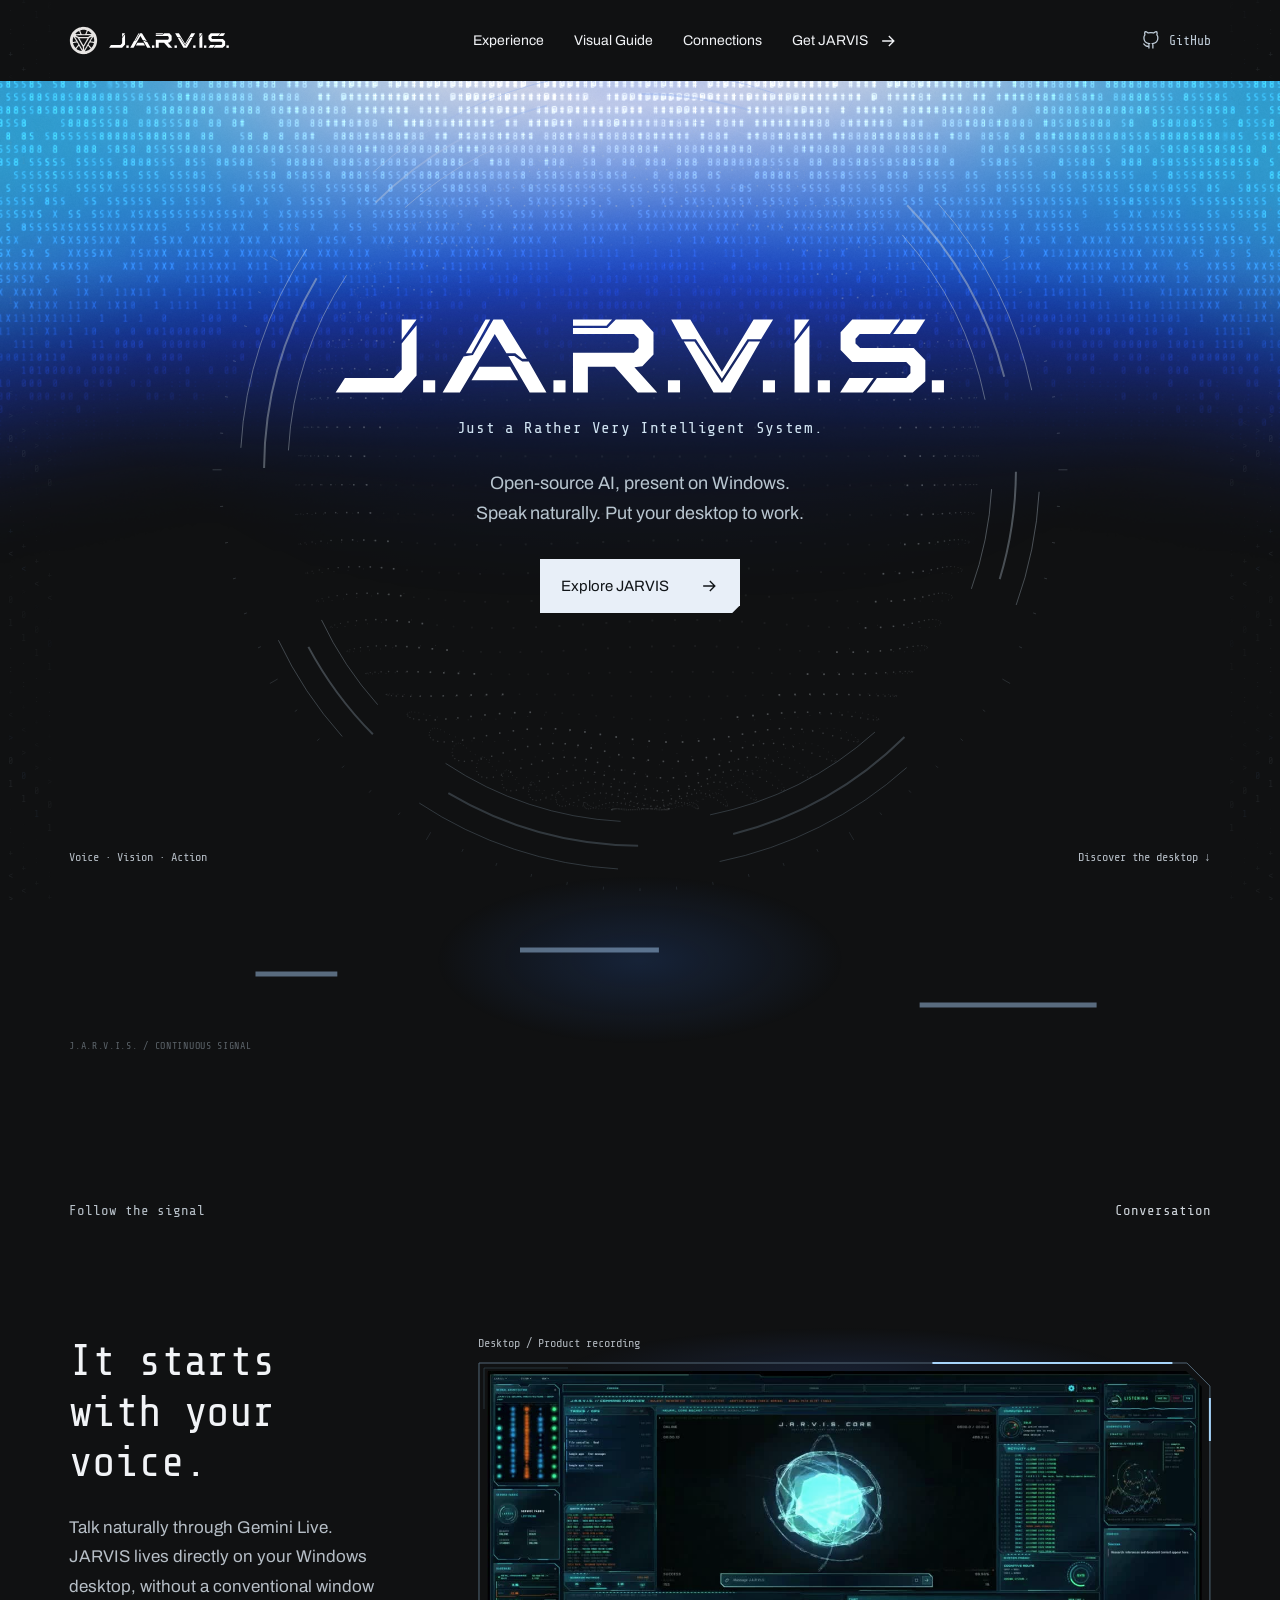
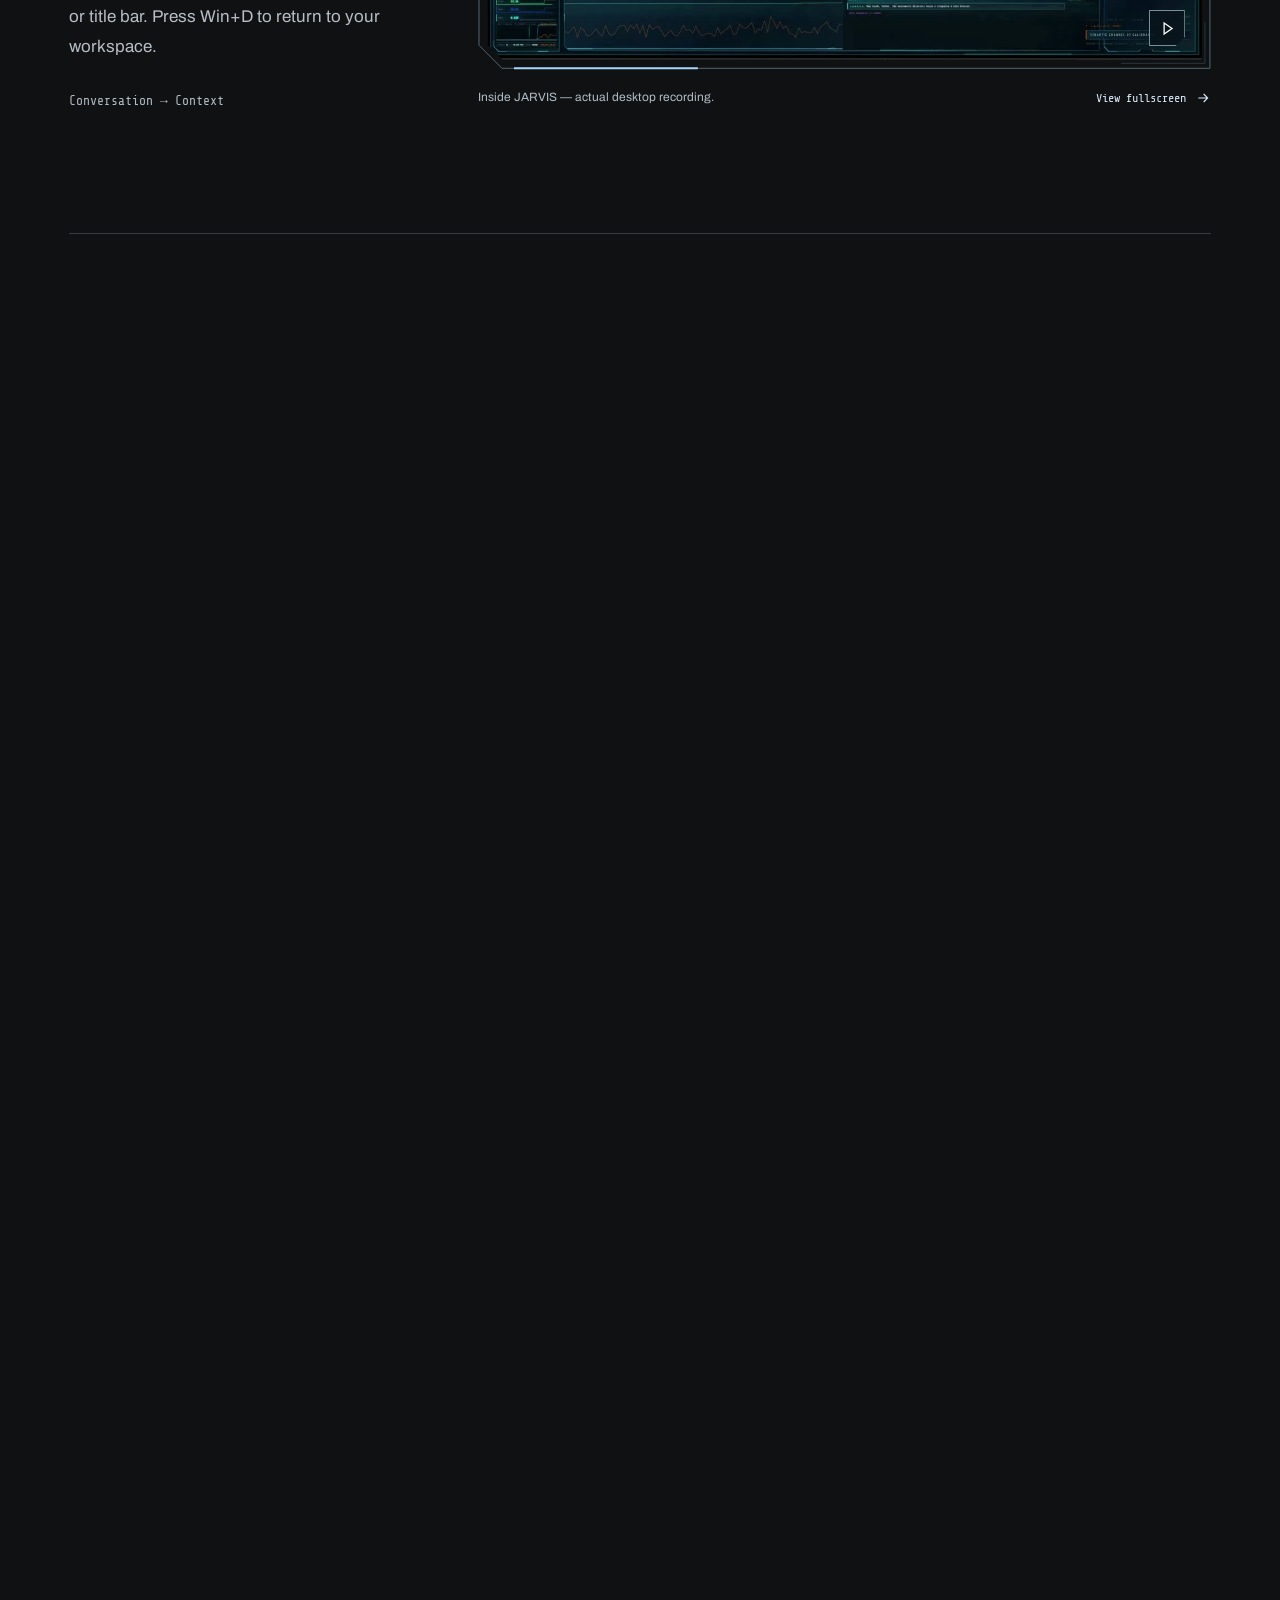
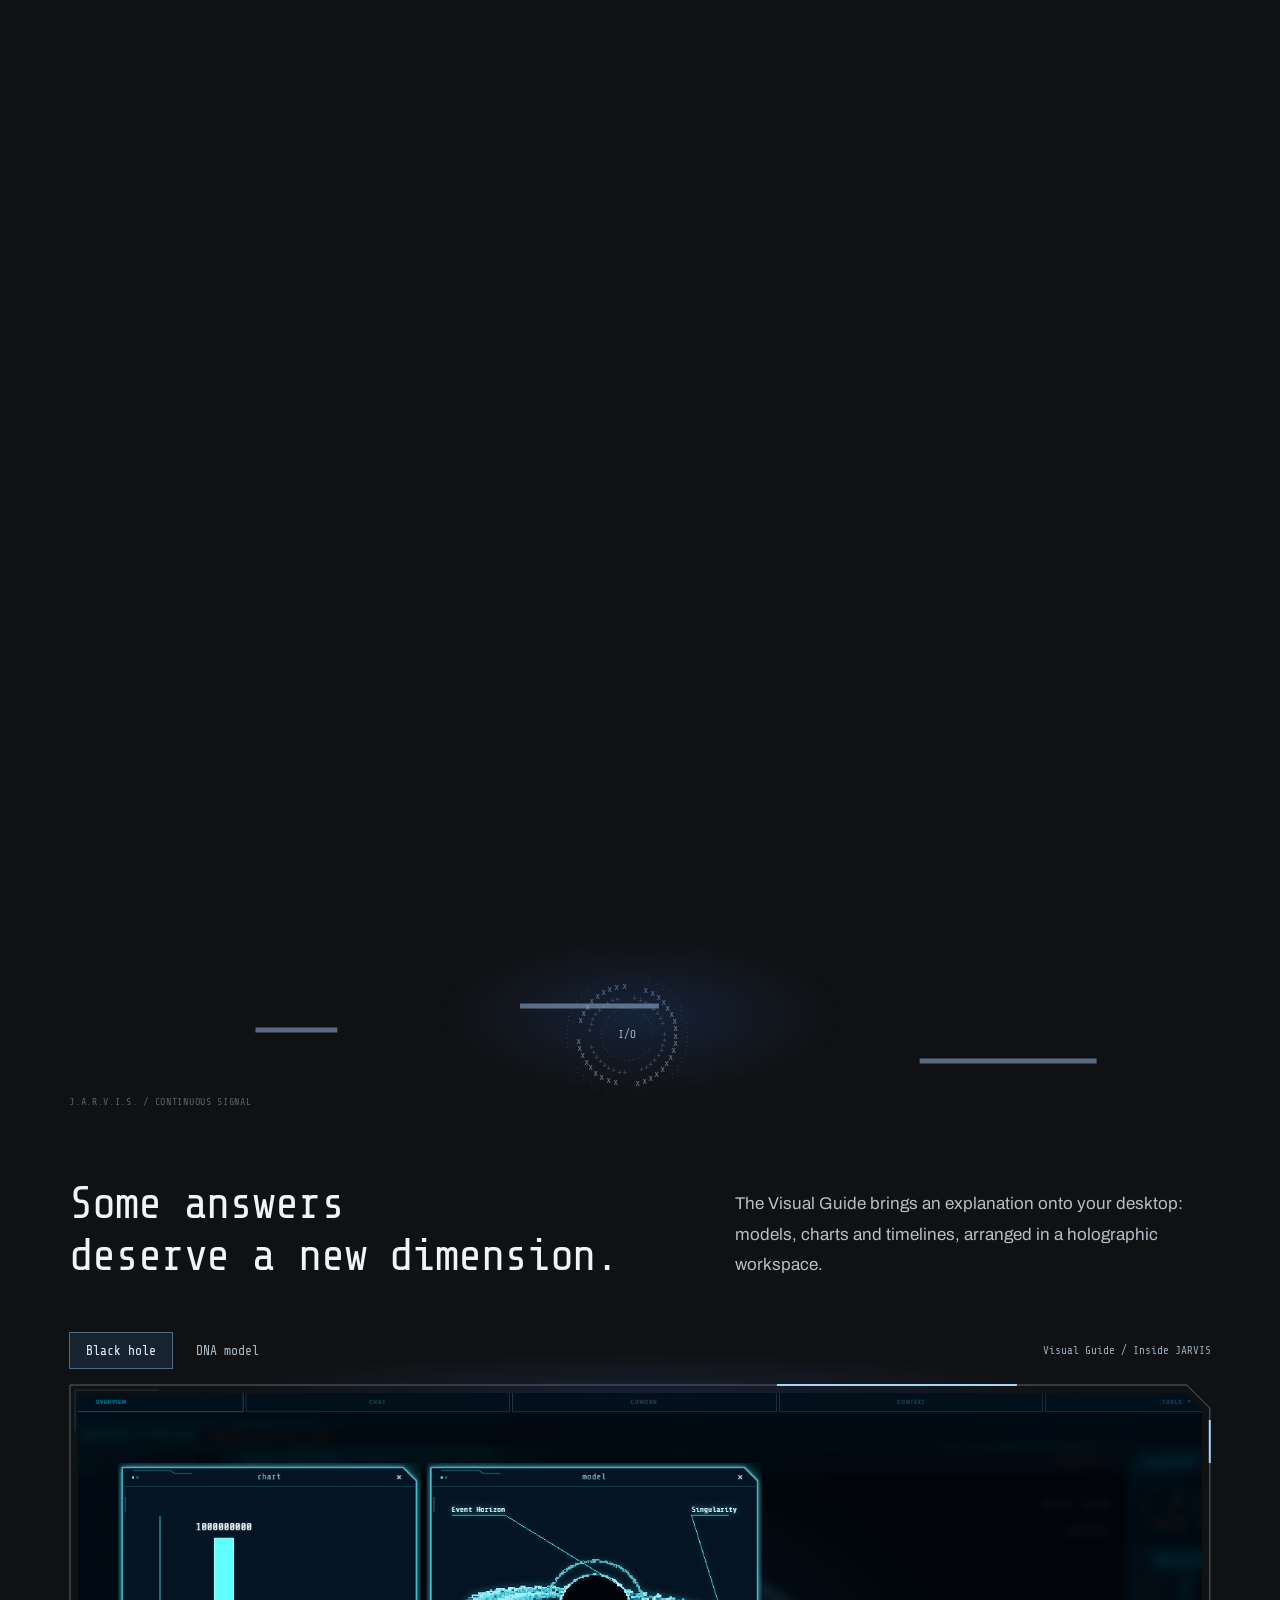
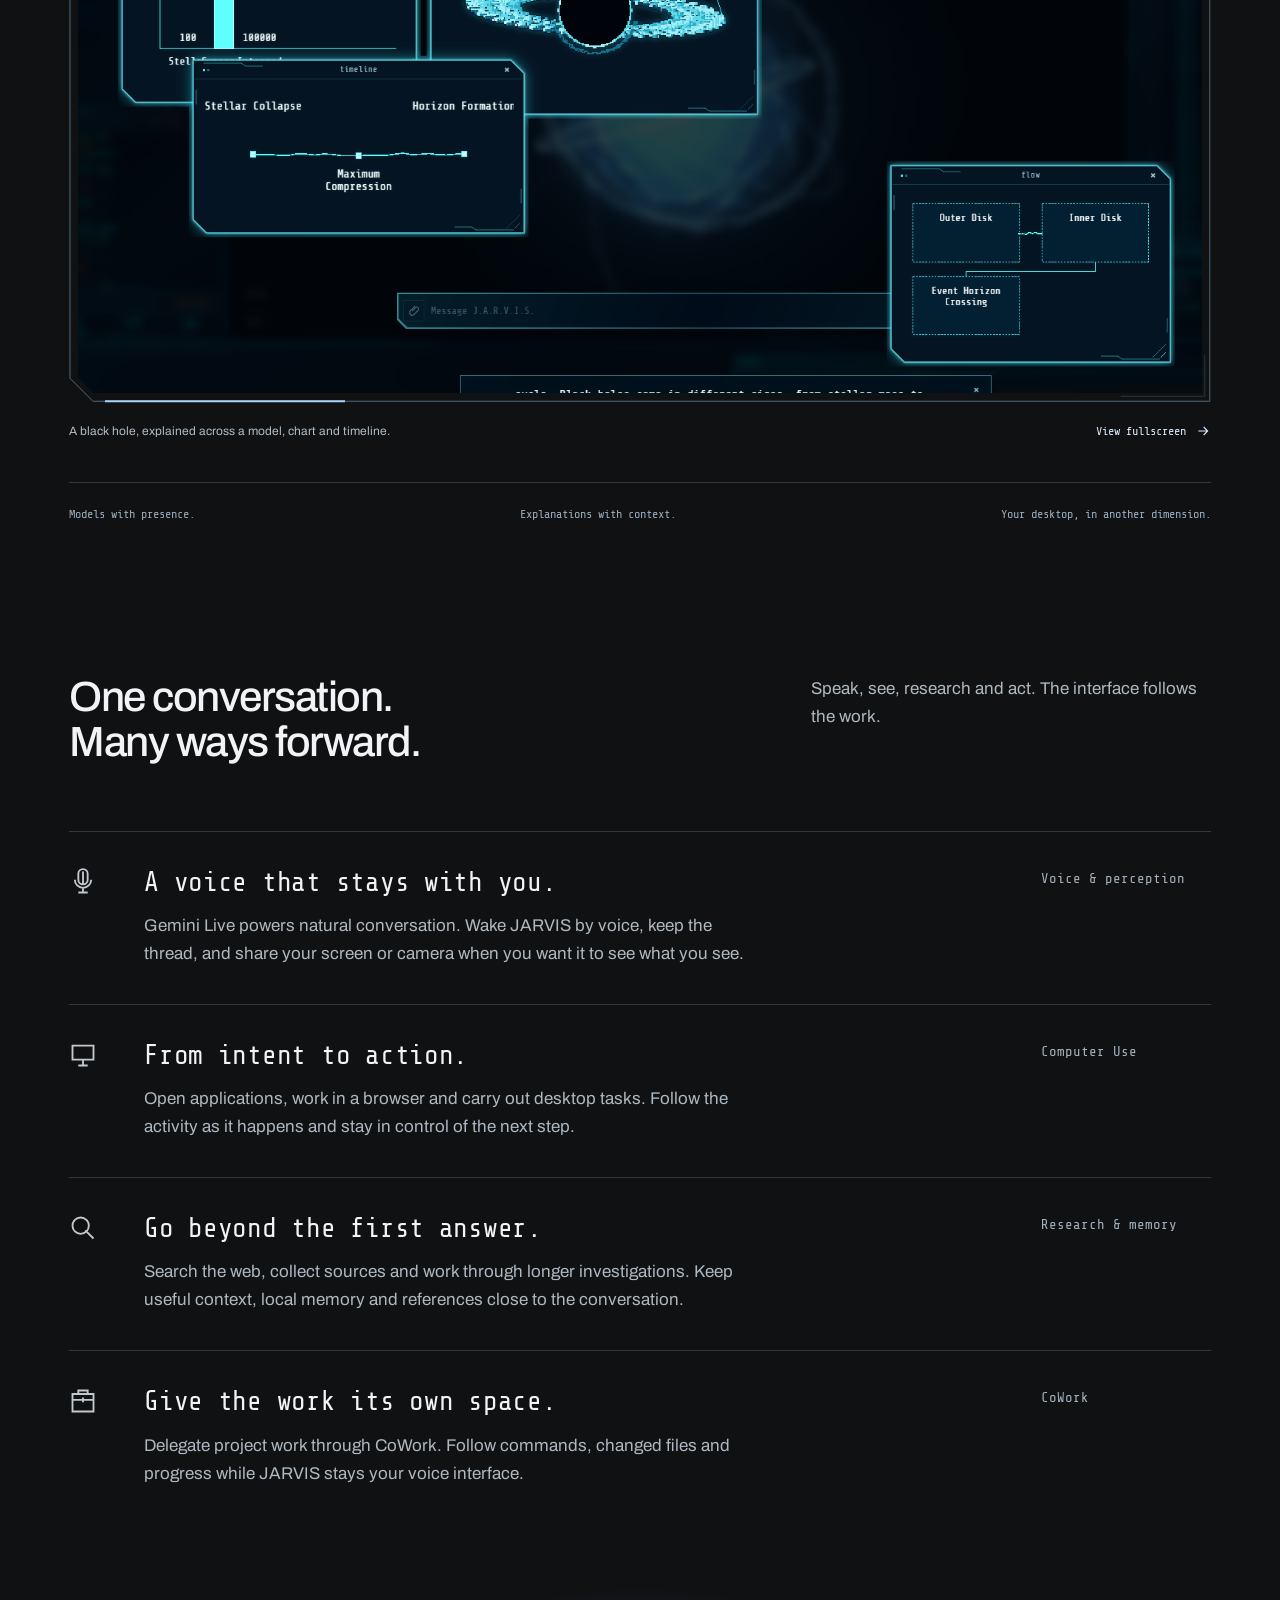
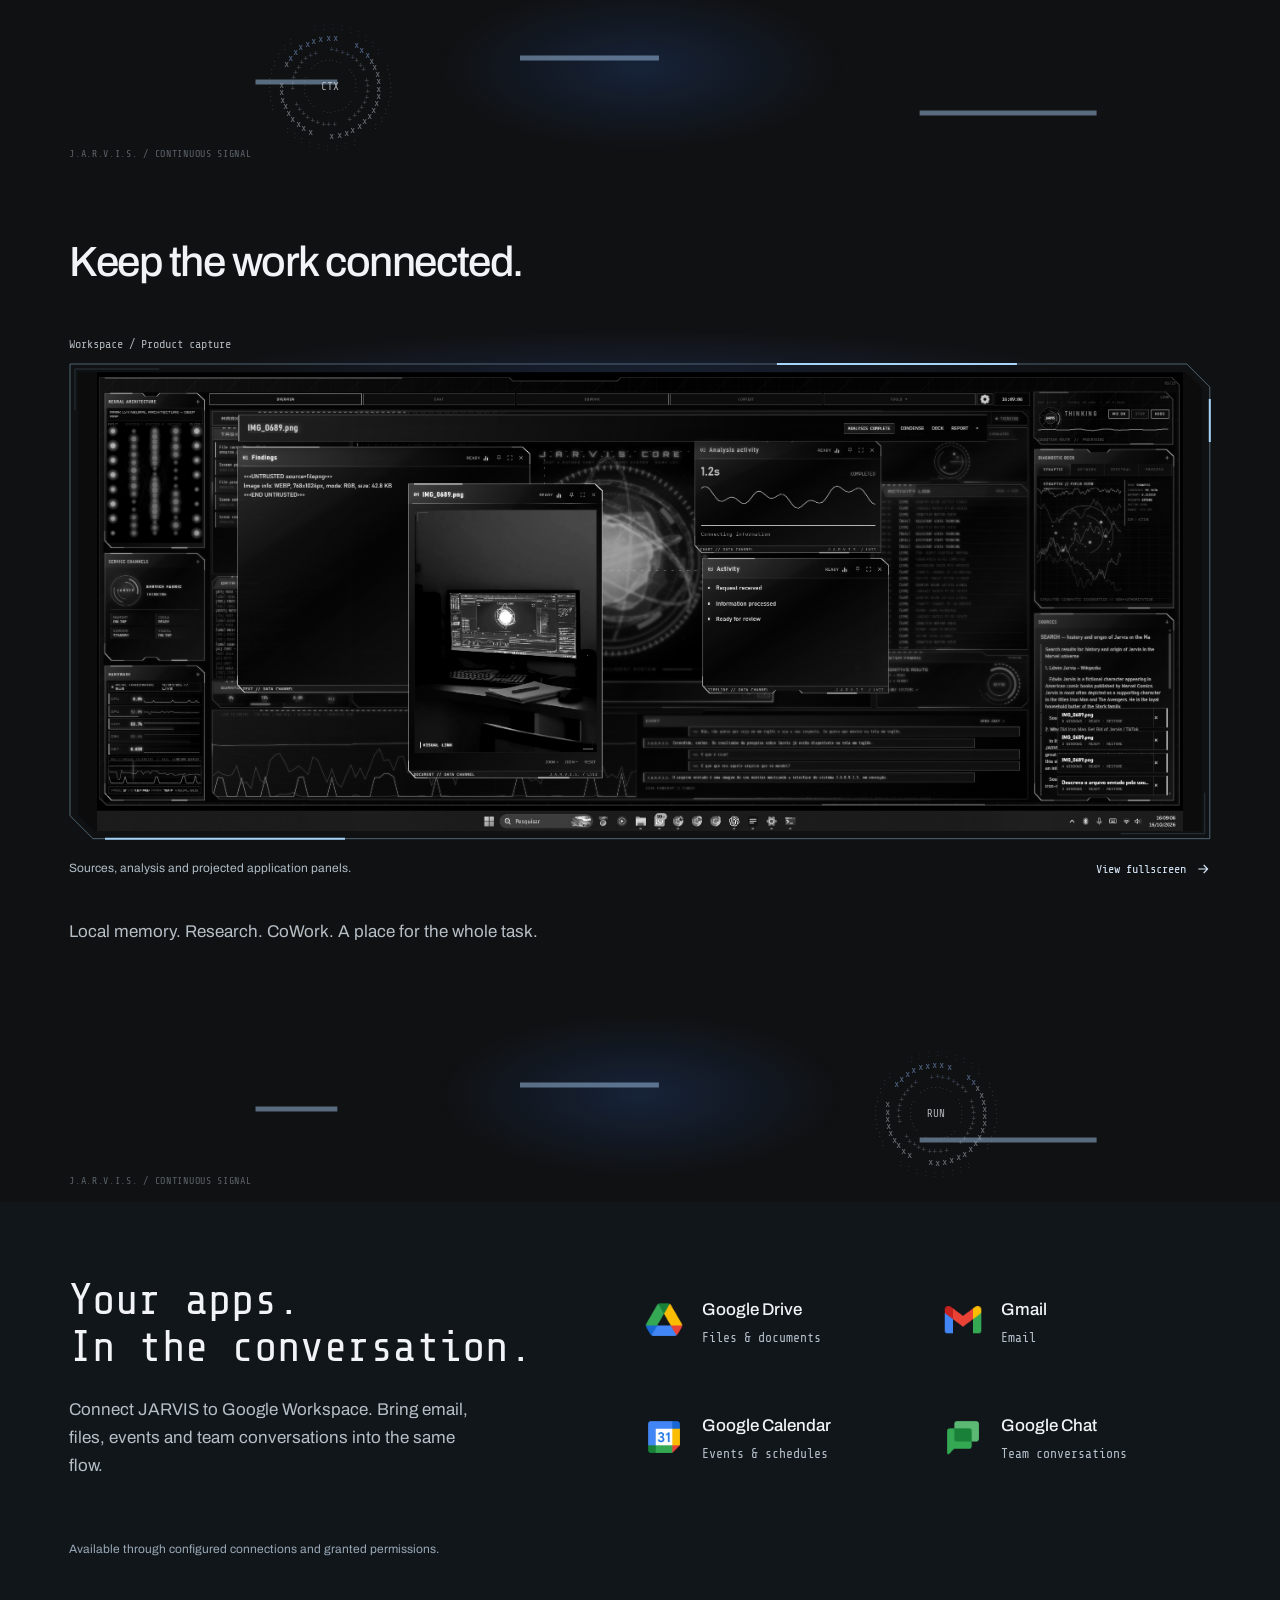
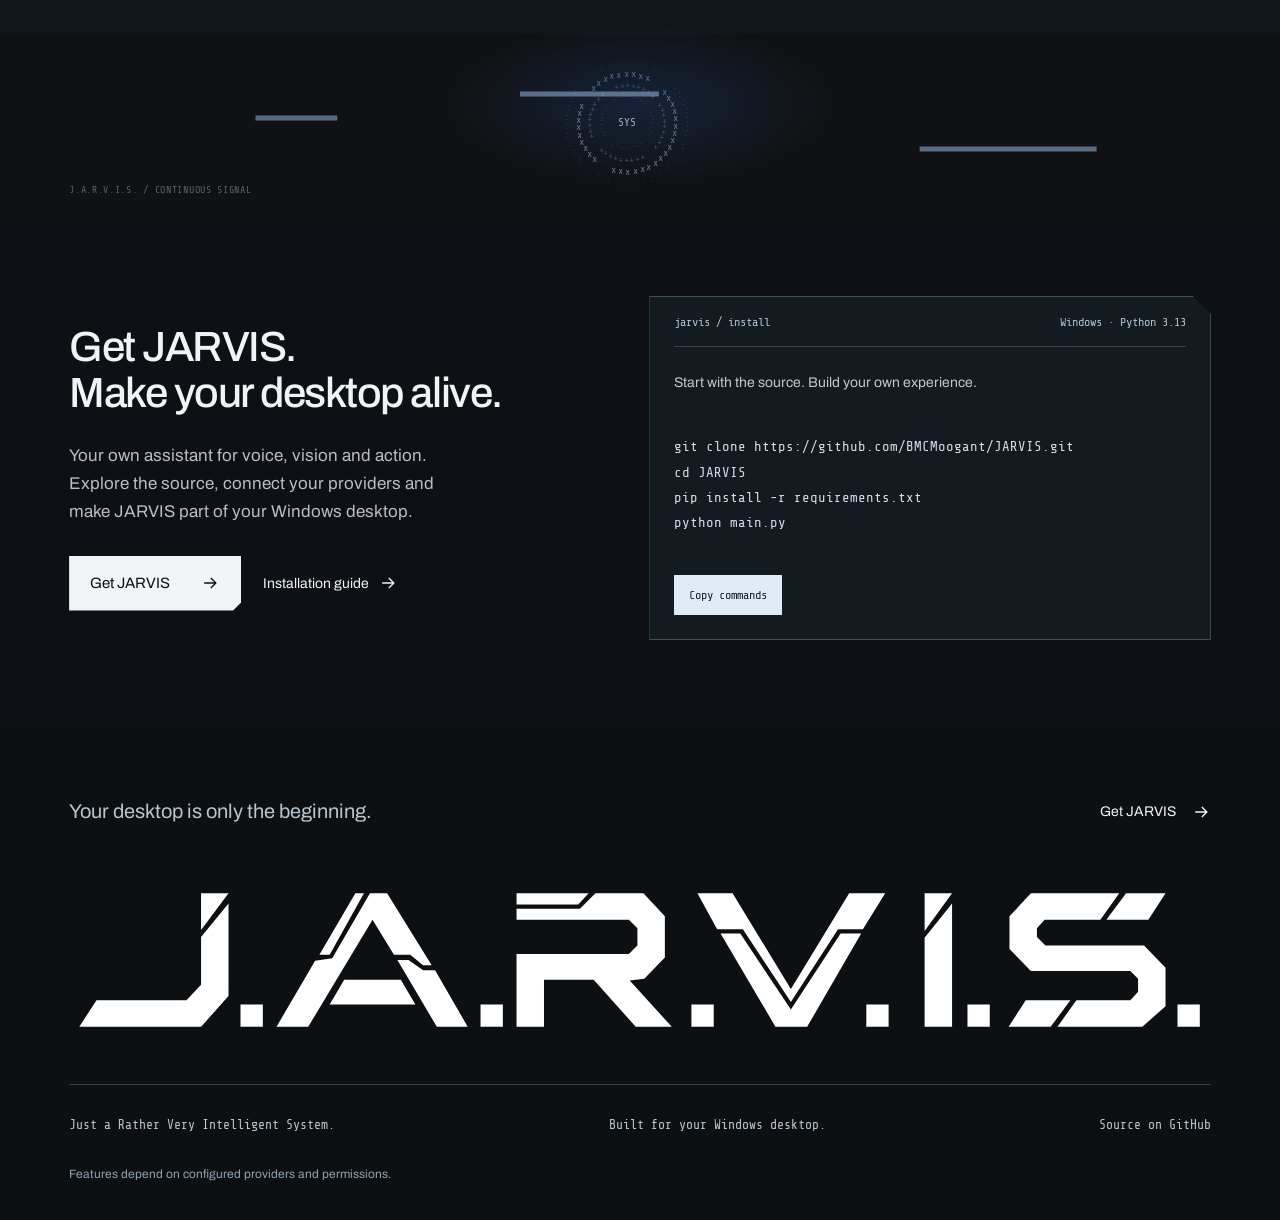
<file: index.html>
<!doctype html><html lang="en" id="top"><head><meta charset="utf-8"><meta name="viewport" content="width=device-width,initial-scale=1"><title>J.A.R.V.I.S. — Your desktop, alive.</title><meta name="description" content="Just a Rather Very Intelligent System. A personal assistant that lives directly on your Windows desktop, with voice, vision, Computer Use and CoWork."><meta name="theme-color" content="#101112"><link rel="icon" href="assets/reactor-signal.svg"><link rel="stylesheet" href="editions.css"><link rel="stylesheet" href="editions-refinements.css"><link rel="stylesheet" href="dotworld.css"><link rel="stylesheet" href="fusion.css"><link rel="stylesheet" href="blue-trio.css"><script defer src="media-config.js"></script><script defer src="ascii-fluid.js"></script><script defer src="gradient-ascii.js"></script><script defer src="original-fluid-pointer.js"></script><script defer src="editions.js"></script><script defer src="dotworld.js"></script><script defer src="fusion.js"></script><script defer src="assets/vendor/gsap.min.js"></script><script defer src="assets/vendor/ScrollTrigger.min.js"></script><script defer src="blue-trio.js"></script><link rel="stylesheet" href="pulse-polish.css"><script defer src="pulse-convergence.js"></script><link rel="stylesheet" href="wordmark.css"><link rel="stylesheet" href="pulse-final.css"><script defer src="pulse-final.js"></script><meta property="og:title" content="J.A.R.V.I.S. — Your desktop, alive."><meta property="og:description" content="Voice, vision and action. An open-source assistant that lives directly on your Windows desktop."><meta property="og:type" content="website"><meta property="og:image" content="https://bmcmoogant.github.io/jarvis-website/assets/visual-guide-black-hole.png"><meta property="og:url" content="https://bmcmoogant.github.io/jarvis-website/"><link rel="canonical" href="https://bmcmoogant.github.io/jarvis-website/"></head><body class="field dotworld field-edition fusion trio pulse" data-edition="field"><a class="skip" href="#main">Skip to content</a><header><a class="brand" href="index.html"><img src="assets/reactor-mono.svg" width="30" height="30" alt=""><img class="jarvis-wordmark" src="assets/jarvis-wordmark.svg" width="1332" height="180" alt="J.A.R.V.I.S."></a><nav aria-label="Main"><a href="#experience">Experience</a><a href="#visual-guide">Visual Guide</a><a href="#connections">Connections</a><a class="nav-get" href="#get">Get JARVIS <svg viewBox="0 0 24 24" aria-hidden="true"><path d="M5 12h14M13 6l6 6-6 6"/></svg></a></nav><a class="source-link" href="https://github.com/BMCMoogant/JARVIS" aria-label="Get JARVIS on GitHub"><svg viewBox="0 0 24 24" aria-hidden="true"><path d="M9 19c-4.3 1.4-4.3-2.5-6-3m12 6v-3.9c0-1.1.1-1.6-.5-2.3 3.3-.4 6.8-1.6 6.8-7.1A5.5 5.5 0 0020 4.9 5.1 5.1 0 0019.9 1S18.7.6 16 2.5a13.3 13.3 0 00-7 0C6.3.6 5.1 1 5.1 1A5.1 5.1 0 005 4.9a5.5 5.5 0 00-1.3 3.8c0 5.5 3.5 6.7 6.8 7.1-.6.6-.6 1.4-.5 2.3V22"/></svg><span>GitHub</span></a></header><main><section class="hero" id="main"><div class="ascii-atmosphere hero-canopy" data-gradient="horizon" data-light="canopy" aria-hidden="true"><canvas></canvas></div><div class="art art-field" aria-hidden="true"><canvas class="reactor-art" data-core="field"></canvas></div><div class="hero-copy"><h1 data-wordmark><img class="jarvis-wordmark" src="assets/jarvis-wordmark.svg" width="1332" height="180" alt="J.A.R.V.I.S."></h1><p class="full-name">Just a Rather Very Intelligent System.</p><p class="hero-description">Open-source AI, present on Windows.<br>Speak naturally. Put your desktop to work.</p><a class="action" href="#experience">Explore JARVIS <svg viewBox="0 0 24 24" aria-hidden="true"><path d="M5 12h14M13 6l6 6-6 6"/></svg></a></div><div class="hero-foot mono"><span>Voice · Vision · Action</span><span>Discover the desktop ↓</span></div></section><div class="chapter-gate gate-entry" aria-hidden="true"><canvas data-ascii-reactor></canvas><svg viewBox="0 0 1200 100" preserveAspectRatio="none"><path class="gate-track" d="M0 25H160L182 47H430L454 23H780L804 47H1200M0 76H360L383 54H850L874 78H1200"/><path class="gate-plates" d="M196 47H282M474 23H620M894 78H1080"/></svg><span>J.A.R.V.I.S. / CONTINUOUS SIGNAL</span></div><section class="relay-journey" id="experience" aria-label="Follow the JARVIS experience"><div class="journey-pin"><div class="journey-top"><span class="mono">Follow the signal</span><span class="journey-count mono" aria-live="off">Conversation</span></div><div class="journey-window"><div class="journey-track"><article class="journey-panel"><div><h2>It starts<br>with your voice.</h2><p>Talk naturally through Gemini Live. JARVIS lives directly on your Windows desktop, without a conventional window or title bar. Press Win+D to return to your workspace.</p><span class="mono">Conversation → Context</span></div><figure class="product-media" data-slot="desktop"><div class="media-heading"><span>Desktop / Product recording</span></div><div class="media-window"><div class="media-picture"><video muted loop playsinline preload="none" poster="assets/films/desktop-poster.jpg" src="assets/films/desktop-scrub.mp4" aria-label="JARVIS desktop recording"></video></div><svg class="media-contour" viewBox="0 0 1000 500" preserveAspectRatio="none" aria-hidden="true"><path class="contour" d="M1 1H958L999 42V499H35L1 465Z"/><path class="accent" d="M740 1H934M999 63V147M65 499H260"/><path class="detail" d="M22 68V24H210M785 478H978V396"/></svg><button class="loop-toggle" type="button" aria-label="Pause recording" aria-pressed="false"><svg viewBox="0 0 24 24" aria-hidden="true"><path d="M9 6v12M15 6v12"/></svg></button></div><figcaption>Inside JARVIS — actual desktop recording.<button type="button" data-expand>View fullscreen <svg viewBox="0 0 24 24" aria-hidden="true"><path d="M5 12h14M13 6l6 6-6 6"/></svg></button></figcaption></figure></article><article class="journey-panel"><div><h2>The context<br>comes with you.</h2><p>Screen awareness, sources and local memory bring the relevant information into the workspace.</p><span class="mono">Context → Action</span></div><figure class="product-media" data-slot="workspace"><div class="media-heading"><span>Workspace / Product capture</span></div><div class="media-window"><div class="media-picture"><img loading="lazy" src="assets/jarvis-focus-workspace.png" alt="Sources, analysis and projected application panels." width="2559" height="1079"></div><svg class="media-contour" viewBox="0 0 1000 500" preserveAspectRatio="none" aria-hidden="true"><path class="contour" d="M1 1H958L999 42V499H35L1 465Z"/><path class="accent" d="M740 1H934M999 63V147M65 499H260"/><path class="detail" d="M22 68V24H210M785 478H978V396"/></svg></div><figcaption>Sources, analysis and projected application panels.<button type="button" data-expand>View fullscreen <svg viewBox="0 0 24 24" aria-hidden="true"><path d="M5 12h14M13 6l6 6-6 6"/></svg></button></figcaption></figure></article><article class="journey-panel"><div><h2>Then the work<br>moves forward.</h2><p>Use desktop tools, investigate a topic or delegate a project through CoWork. Keep the next step in view.</p><a class="action" href="#capabilities">Explore the capabilities <svg viewBox="0 0 24 24" aria-hidden="true"><path d="M5 12h14M13 6l6 6-6 6"/></svg></a></div><figure class="product-media" data-slot="computer"><div class="media-heading"><span>Computer Use / Live desktop</span></div><div class="media-window"><div class="media-picture"><img loading="lazy" src="assets/desktop-live-detail.png" width="1382" height="818" alt="JARVIS desktop with the Computer Use panel, activity log, sources and live voice status."></div><svg class="media-contour" aria-hidden="true"><path class="contour"/><path class="accent"/><path class="detail"/></svg></div><figcaption>Tools, sources and live status, alongside the Core.<button type="button" data-expand>View fullscreen <svg viewBox="0 0 24 24" aria-hidden="true"><path d="M5 12h14M13 6l6 6-6 6"/></svg></button></figcaption></figure></article></div></div><div class="journey-progress" aria-hidden="true"><i></i></div></div></section><div class="chapter-gate gate-continue" aria-hidden="true"><canvas data-ascii-reactor></canvas><svg viewBox="0 0 1200 100" preserveAspectRatio="none"><path class="gate-track" d="M0 25H160L182 47H430L454 23H780L804 47H1200M0 76H360L383 54H850L874 78H1200"/><path class="gate-plates" d="M196 47H282M474 23H620M894 78H1080"/></svg><span>J.A.R.V.I.S. / CONTINUOUS SIGNAL</span></div><section class="visual-guide" id="visual-guide" aria-labelledby="guide-title">
  <div class="guide-intro"><h2 id="guide-title">Some answers<br>deserve a new dimension.</h2><p>The Visual Guide brings an explanation onto your desktop: models, charts and timelines, arranged in a holographic workspace.</p></div>
  <figure class="product-media guide-media" data-slot="visual-guide">
    <div class="guide-toolbar"><div role="group" aria-label="Choose a Visual Guide capture"><button type="button" data-guide-scene="black-hole" aria-pressed="true">Black hole</button><button type="button" data-guide-scene="dna" aria-pressed="false">DNA model</button></div><span class="mono">Visual Guide / Inside JARVIS</span></div>
    <div class="media-window"><div class="media-picture"><img src="assets/visual-guide-black-hole.png" loading="lazy" width="1522" height="813" alt="JARVIS Visual Guide with a pixel-art black hole, chart, formation timeline and flow diagram." data-guide-image></div><svg class="media-contour" aria-hidden="true"><path class="contour"/><path class="accent"/><path class="detail"/></svg></div>
    <figcaption><span data-guide-caption>A black hole, explained across a model, chart and timeline.</span><button type="button" data-expand>View fullscreen <svg viewBox="0 0 24 24" aria-hidden="true"><path d="M5 12h14M13 6l6 6-6 6"/></svg></button></figcaption>
  </figure>
  <div class="guide-notes"><span>Models with presence.</span><span>Explanations with context.</span><span>Your desktop, in another dimension.</span></div>
</section><section class="capabilities" id="capabilities"><div class="section-title"><h2>One conversation.<br>Many ways forward.</h2><p>Speak, see, research and act. The interface follows the work.</p></div><div class="capability-list"><article><div class="cap-icon" data-icon="voice"></div><div><h3>A voice that stays with you.</h3><p>Gemini Live powers natural conversation. Wake JARVIS by voice, keep the thread, and share your screen or camera when you want it to see what you see.</p></div><span class="mono">Voice & perception</span></article><article><div class="cap-icon" data-icon="computer"></div><div><h3>From intent to action.</h3><p>Open applications, work in a browser and carry out desktop tasks. Follow the activity as it happens and stay in control of the next step.</p></div><span class="mono">Computer Use</span></article><article><div class="cap-icon" data-icon="research"></div><div><h3>Go beyond the first answer.</h3><p>Search the web, collect sources and work through longer investigations. Keep useful context, local memory and references close to the conversation.</p></div><span class="mono">Research & memory</span></article><article><div class="cap-icon" data-icon="cowork"></div><div><h3>Give the work its own space.</h3><p>Delegate project work through CoWork. Follow commands, changed files and progress while JARVIS stays your voice interface.</p></div><span class="mono">CoWork</span></article></div></section><div class="chapter-gate gate-workspace" aria-hidden="true"><canvas data-ascii-reactor></canvas><svg viewBox="0 0 1200 100" preserveAspectRatio="none"><path class="gate-track" d="M0 25H160L182 47H430L454 23H780L804 47H1200M0 76H360L383 54H850L874 78H1200"/><path class="gate-plates" d="M196 47H282M474 23H620M894 78H1080"/></svg><span>J.A.R.V.I.S. / CONTINUOUS SIGNAL</span></div><section class="workspace"><h2>Keep the work connected.</h2><figure class="product-media" data-slot="workspace"><div class="media-heading"><span>Workspace / Product capture</span></div><div class="media-window"><div class="media-picture"><img loading="lazy" src="assets/jarvis-focus-workspace.png" alt="Sources, analysis and projected application panels." width="2559" height="1079"></div><svg class="media-contour" viewBox="0 0 1000 500" preserveAspectRatio="none" aria-hidden="true"><path class="contour" d="M1 1H958L999 42V499H35L1 465Z"/><path class="accent" d="M740 1H934M999 63V147M65 499H260"/><path class="detail" d="M22 68V24H210M785 478H978V396"/></svg></div><figcaption>Sources, analysis and projected application panels.<button type="button" data-expand>View fullscreen <svg viewBox="0 0 24 24" aria-hidden="true"><path d="M5 12h14M13 6l6 6-6 6"/></svg></button></figcaption></figure><p>Local memory. Research. CoWork. A place for the whole task.</p></section><div class="chapter-gate gate-release" aria-hidden="true"><canvas data-ascii-reactor></canvas><svg viewBox="0 0 1200 100" preserveAspectRatio="none"><path class="gate-track" d="M0 25H160L182 47H430L454 23H780L804 47H1200M0 76H360L383 54H850L874 78H1200"/><path class="gate-plates" d="M196 47H282M474 23H620M894 78H1080"/></svg><span>J.A.R.V.I.S. / CONTINUOUS SIGNAL</span></div><section class="connections" id="connections"><div><h2>Your apps.<br>In the conversation.</h2><p>Connect JARVIS to Google Workspace. Bring email, files, events and team conversations into the same flow.</p></div><ul><li><img src="assets/integrations/drive.png" width="42" height="42" alt="Google Drive logo"><div><strong>Google Drive</strong><span>Files & documents</span></div></li><li><img src="assets/integrations/gmail.png" width="42" height="42" alt="Gmail logo"><div><strong>Gmail</strong><span>Email</span></div></li><li><img src="assets/integrations/calendar.png" width="42" height="42" alt="Google Calendar logo"><div><strong>Google Calendar</strong><span>Events & schedules</span></div></li><li><img src="assets/integrations/chat.png" width="42" height="42" alt="Google Chat logo"><div><strong>Google Chat</strong><span>Team conversations</span></div></li></ul><small>Available through configured connections and granted permissions.</small></section><div class="chapter-gate gate-entry" aria-hidden="true"><canvas data-ascii-reactor></canvas><svg viewBox="0 0 1200 100" preserveAspectRatio="none"><path class="gate-track" d="M0 25H160L182 47H430L454 23H780L804 47H1200M0 76H360L383 54H850L874 78H1200"/><path class="gate-plates" d="M196 47H282M474 23H620M894 78H1080"/></svg><span>J.A.R.V.I.S. / CONTINUOUS SIGNAL</span></div><section class="source-terminal" id="get"><div class="source-heading"><h2>Get JARVIS.<br>Make your desktop alive.</h2><p>Your own assistant for voice, vision and action. Explore the source, connect your providers and make JARVIS part of your Windows desktop.</p><div class="source-actions"><a class="action" href="https://github.com/BMCMoogant/JARVIS">Get JARVIS <svg viewBox="0 0 24 24" aria-hidden="true"><path d="M5 12h14M13 6l6 6-6 6"/></svg></a><a href="https://github.com/BMCMoogant/JARVIS#readme">Installation guide <svg viewBox="0 0 24 24" aria-hidden="true"><path d="M5 12h14M13 6l6 6-6 6"/></svg></a></div></div><div class="install-shell"><div class="shell-bar"><span>jarvis / install</span><span>Windows · Python 3.13</span></div><p class="terminal-note">Start with the source. Build your own experience.</p><pre data-source-command>git clone https://github.com/BMCMoogant/JARVIS.git
cd JARVIS
pip install -r requirements.txt
python main.py</pre><div class="terminal-bottom"><button type="button" data-copy-source>Copy commands</button><span role="status" data-copy-status></span></div></div></section></main><footer class="power-footer"><div class="footer-top"><p>Your desktop is only the beginning.</p><a href="#get">Get JARVIS <svg viewBox="0 0 24 24" aria-hidden="true"><path d="M5 12h14M13 6l6 6-6 6"/></svg></a></div><a href="#top" class="footer-wordmark" data-wordmark-slot="footer" aria-label="JARVIS, back to top"><img class="jarvis-wordmark" src="assets/jarvis-wordmark.svg" width="1332" height="180" alt="J.A.R.V.I.S."></a><div class="footer-bottom"><span>Just a Rather Very Intelligent System.</span><span>Built for your Windows desktop.</span><a href="https://github.com/BMCMoogant/JARVIS">Source on GitHub</a></div><small>Features depend on configured providers and permissions.</small></footer><dialog class="media-dialog" aria-label="Product capture, fullscreen"><button class="close-dialog" type="button" autofocus>Close ×</button><div></div></dialog><div class="notice" role="status"></div></body></html>
</file>
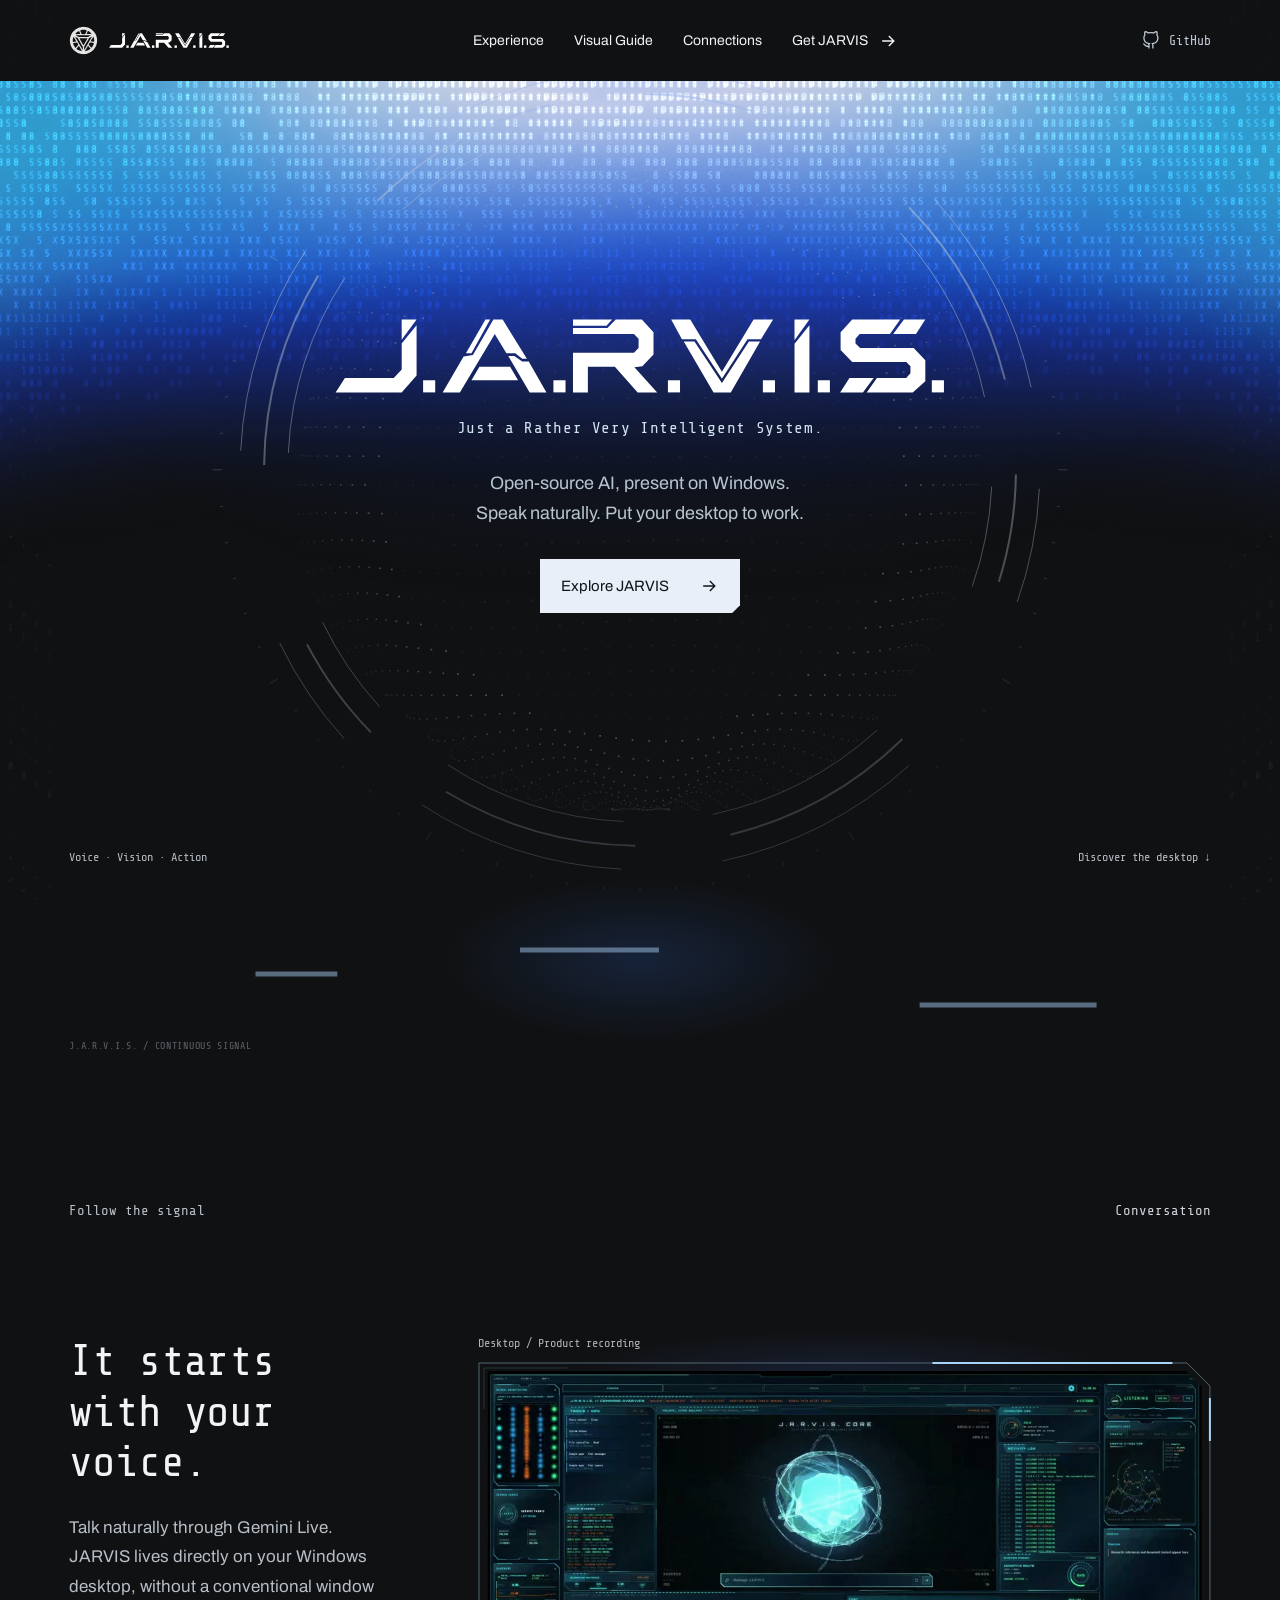
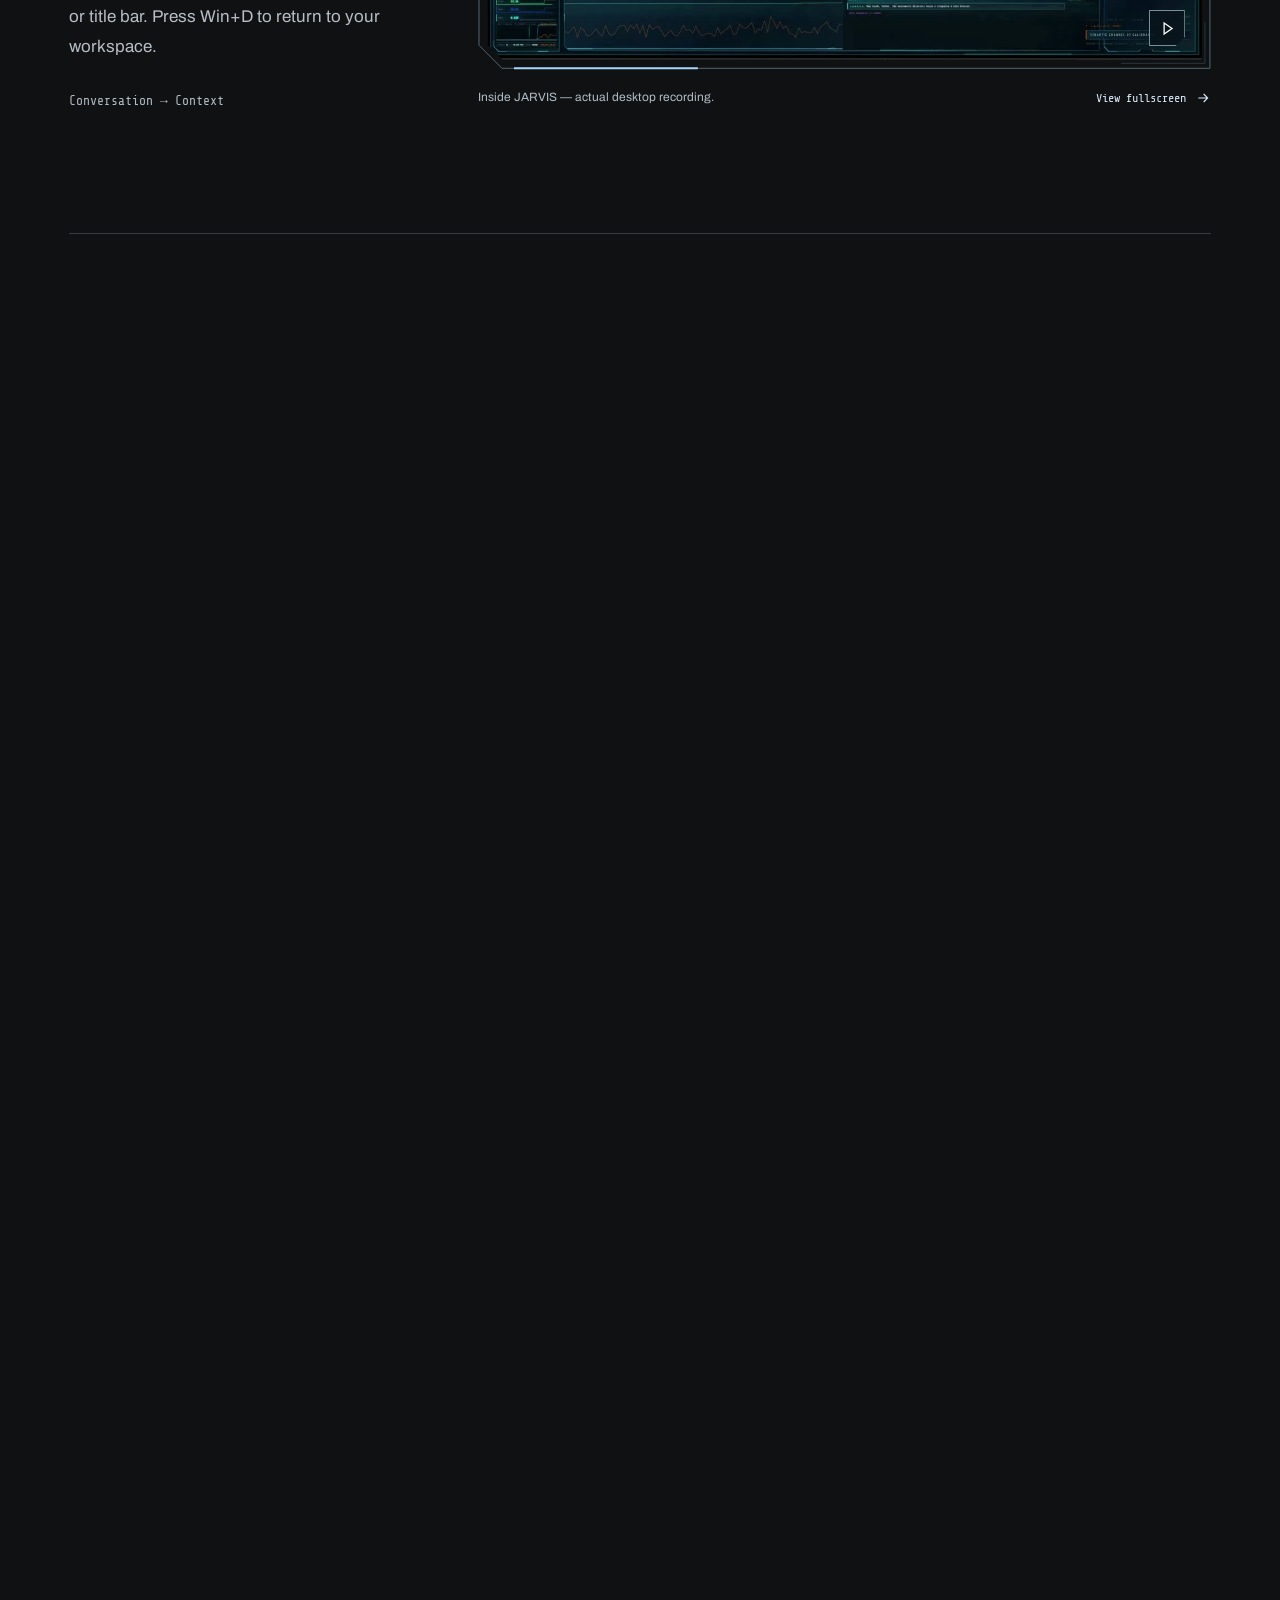
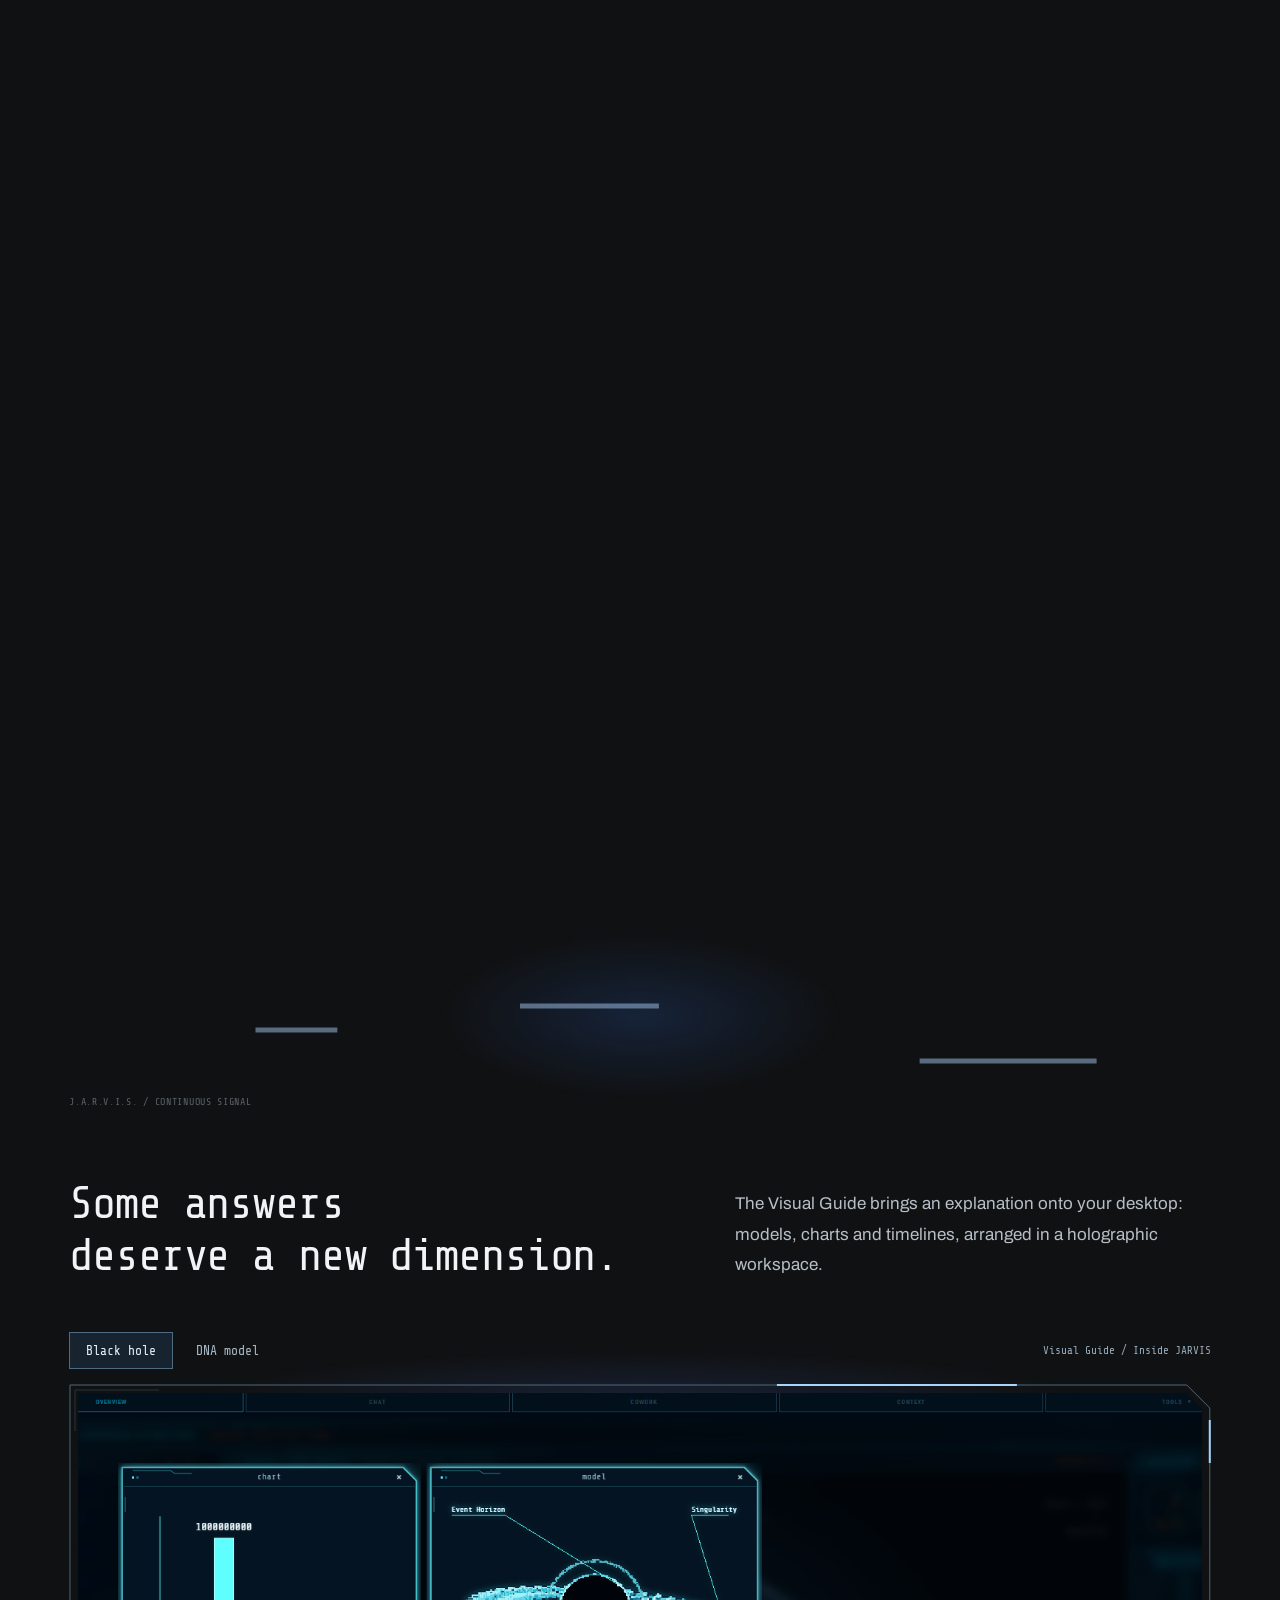
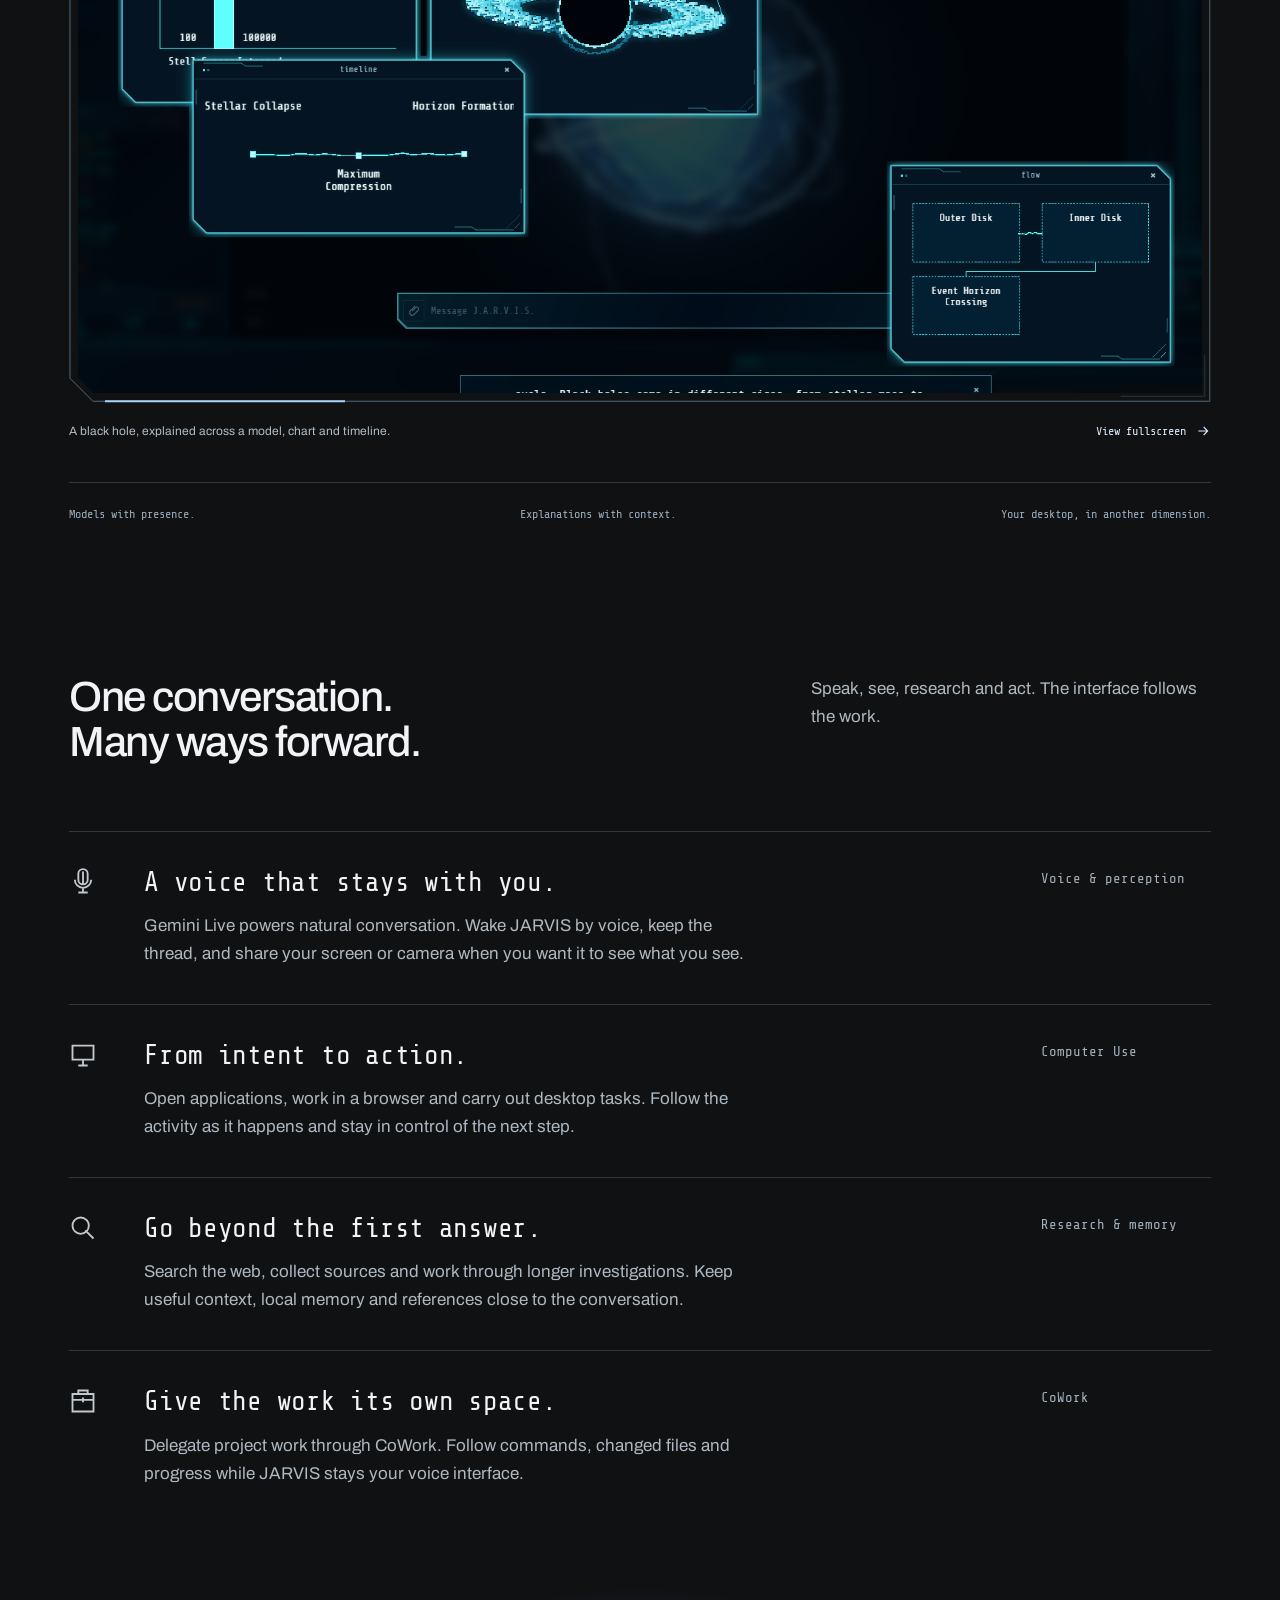
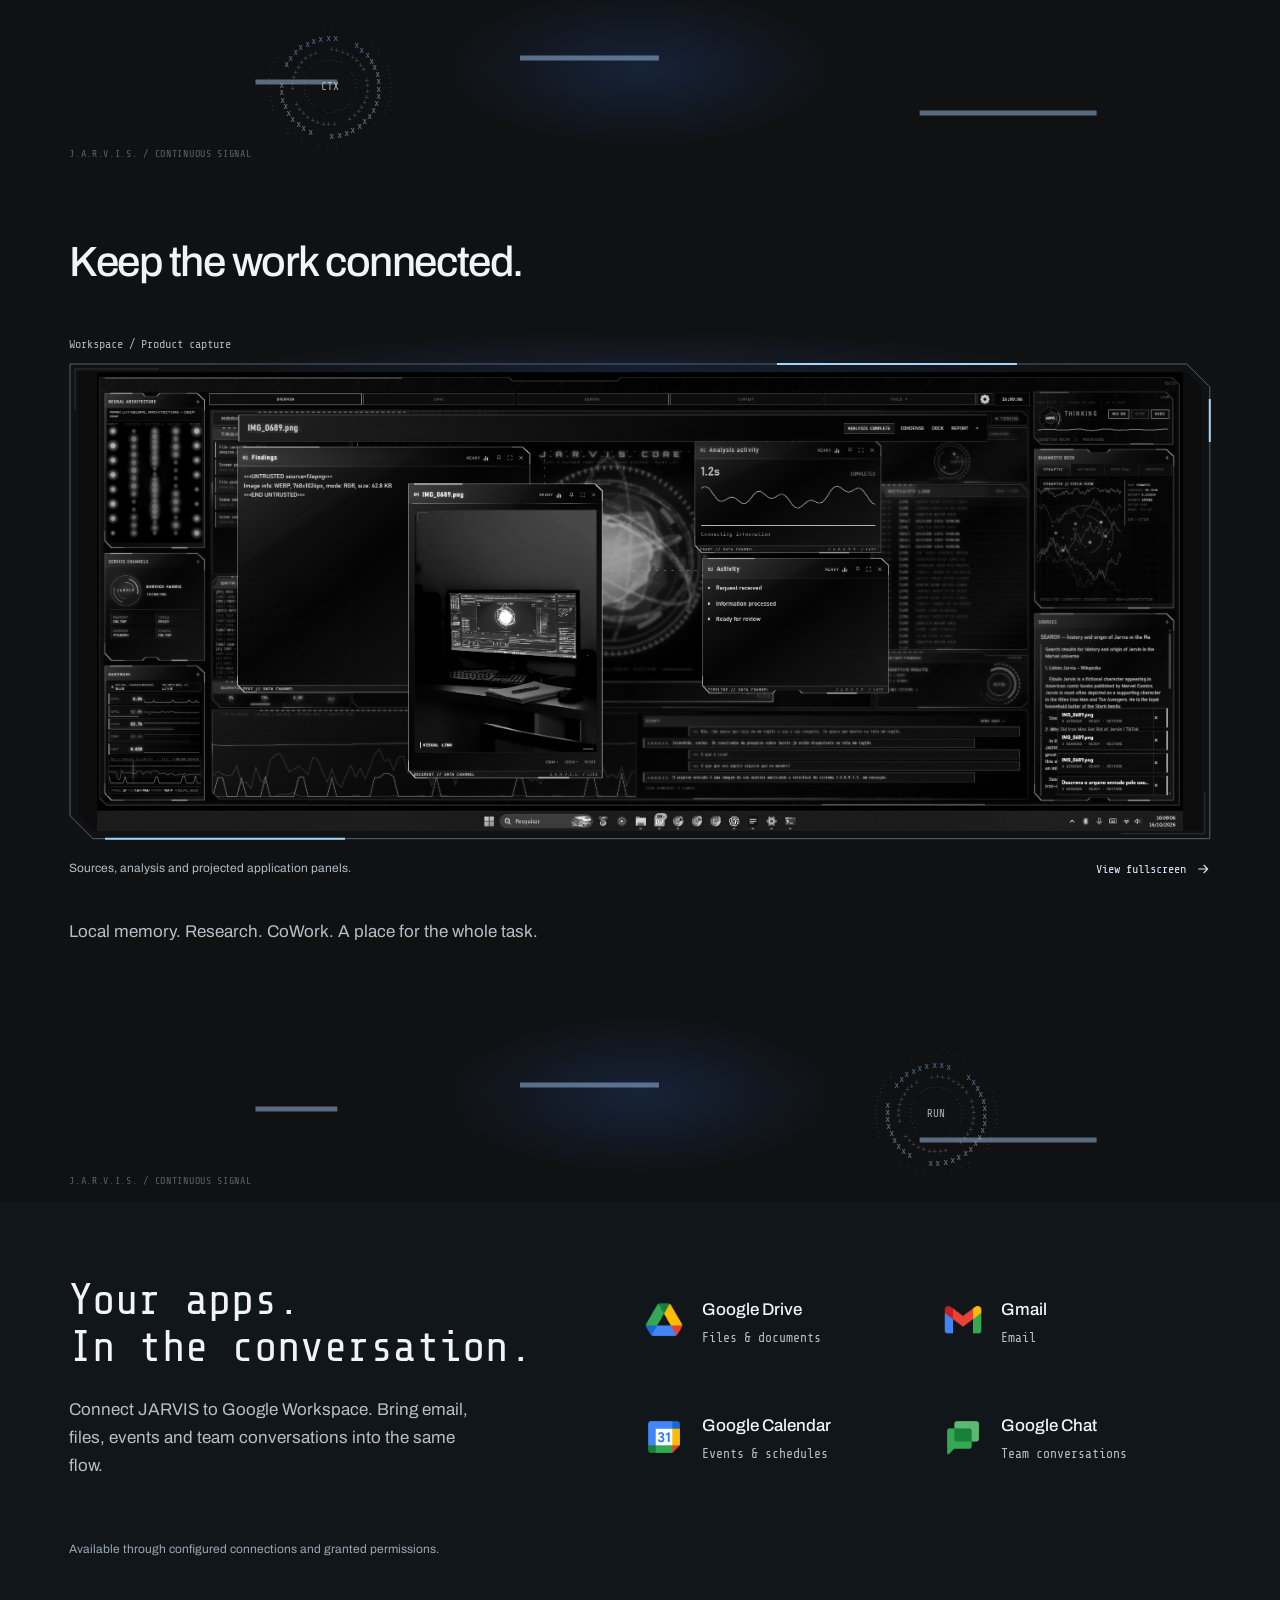
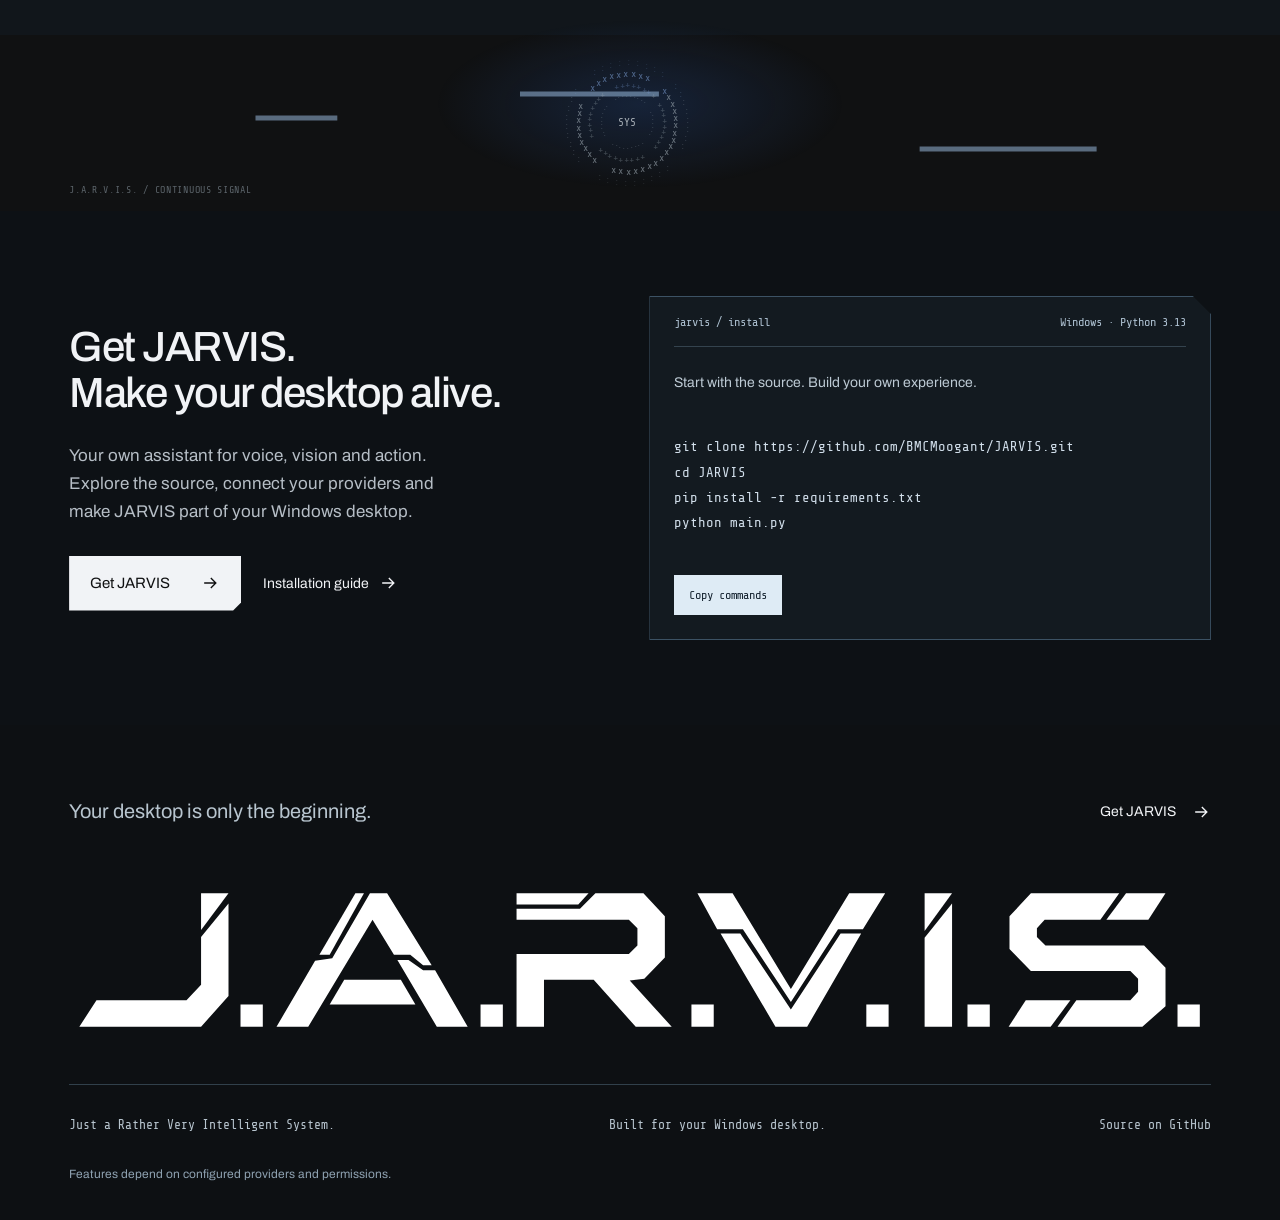
<file: pulse.html>
<!doctype html><html lang="en"><meta charset="utf-8"><meta name="viewport" content="width=device-width,initial-scale=1"><meta http-equiv="refresh" content="0;url=./"><title>J.A.R.V.I.S.</title><script>location.replace("./"+location.search+location.hash)</script><a href="./">Open J.A.R.V.I.S.</a></html>
</file>
<file: editions.css>
@font-face{font-family:Archivo;src:url('assets/fonts/archivo-variable.ttf')}@font-face{font-family:Tech;src:url('assets/fonts/share-tech-mono-400.ttf')}
:root{--paper:#fafafa;--ink:#17191d;--sub:#51565c;--line:#d5d9dd;--blue:#064cf0;--gutter:clamp(24px,6vw,100px);--ease:cubic-bezier(.16,1,.3,1)}*{box-sizing:border-box}html{scroll-behavior:smooth;scroll-padding-top:40px}body{margin:0;background:var(--paper);color:var(--ink);font:17px/1.65 Archivo,Arial,sans-serif}h1,h2,h3,p{margin:0}h1,h2,h3{font-weight:500;letter-spacing:-.035em;line-height:1.08;text-wrap:balance}h1{font-size:clamp(40px,4.7vw,72px)}h2{font-size:clamp(32px,3.3vw,50px)}h3{font-size:25px}p{max-width:58ch;color:var(--sub)}a{color:inherit;text-decoration:none}button{font:inherit;color:inherit;cursor:pointer}svg{width:20px;height:20px;fill:none;stroke:currentColor;stroke-width:1.6;flex:none}img,video{display:block;max-width:100%}button,a,summary{touch-action:manipulation}a:focus-visible,button:focus-visible,summary:focus-visible{outline:2px solid var(--blue);outline-offset:5px}::selection{background:var(--blue);color:white}body{scrollbar-color:var(--sub) var(--paper)}.mono{font:14px/1.6 Tech,monospace}.skip{position:fixed;top:12px;left:20px;background:var(--ink);color:var(--paper);padding:10px;z-index:100;transform:translateY(-200%)}.skip:focus{transform:none}header{display:flex;align-items:center;justify-content:space-between;padding:26px var(--gutter);gap:24px;position:relative;z-index:5}.brand{display:flex;align-items:center;gap:11px;font-weight:600;letter-spacing:.03em;font-size:17px}.brand img{width:29px;height:29px}nav{display:flex;gap:30px;align-items:center;font-size:14px}nav a{display:flex;gap:10px;align-items:center}.edition-link{font:13px Tech,monospace;color:var(--sub)}.hero{position:relative;min-height:calc(100svh - 88px);padding:70px var(--gutter) 90px;display:grid;grid-template-columns:1fr 1fr;align-items:center;gap:50px;overflow:hidden}.hero-copy{position:relative;z-index:2;pointer-events:none}.hero-copy a{pointer-events:auto}.hero-copy p{margin:28px 0 32px;max-width:38ch}.action{display:inline-flex;align-items:center;justify-content:space-between;gap:30px;background:var(--ink);color:var(--paper);padding:15px 21px;font-size:15px;clip-path:polygon(0 0,100% 0,100% calc(100% - 8px),calc(100% - 8px) 100%,0 100%);transition:background .25s,transform .4s var(--ease)}.action:hover{background:var(--blue);color:white;transform:translateY(-3px)}.art{position:relative;width:100%;aspect-ratio:1;min-width:0;overflow:hidden}.art canvas{position:absolute;inset:0;width:100%;height:100%;pointer-events:none!important}.fluid{z-index:0}.reactor-art{z-index:1}.art-caption{position:absolute;z-index:2;bottom:15px;left:12px;right:12px;display:flex;justify-content:space-between;font:12px Tech,monospace;color:var(--sub)}.hero-foot{position:absolute;left:var(--gutter);right:var(--gutter);bottom:24px;display:flex;justify-content:space-between;color:var(--sub)}.section-title{display:flex;justify-content:space-between;align-items:flex-end;gap:50px;margin-bottom:45px}.section-title>p{max-width:40ch}.experience,.capabilities,.workspace,.get{padding:100px var(--gutter)}.experience{background:#f0f1f1}.product-media{margin:0;min-width:0}.product-media>img,.product-media>video{width:100%;height:auto;aspect-ratio:2.45;object-fit:contain;background:#08151c}.product-media figcaption{display:flex;justify-content:space-between;align-items:center;gap:20px;padding:16px 0;font-size:13px;color:var(--sub)}.product-media button{display:flex;align-items:center;gap:10px;padding:0;background:none;border:0;white-space:nowrap;font-size:13px}.product-media button:hover{color:var(--blue)}.capabilities{padding-bottom:90px}.capability-list{margin-top:65px}.capability-list article{display:grid;grid-template-columns:45px 1fr 170px;gap:30px;padding:36px 0;border-top:1px solid var(--line)}.capability-list p{margin-top:15px;max-width:62ch}.capability-list .mono{color:var(--sub)}.cap-icon svg{width:28px;height:28px}.workspace{display:grid;grid-template-columns:1fr 1.35fr;gap:65px;align-items:center}.workspace p{margin-top:25px}.get{display:grid;grid-template-columns:1.2fr 1fr;gap:90px;background:var(--ink);color:var(--paper)}.get p{color:#bfc3cb;margin-top:25px}.get .action{background:var(--paper);color:var(--ink)}.get .action:hover{background:#a8c7ff}.get .availability{font-size:13px;margin:12px 0 30px}.get details{padding:18px 0;border-top:1px solid #555b64;border-bottom:1px solid #555b64}.get summary{cursor:pointer;font-size:15px}.get details p{font-size:14px}.get pre{font:15px/1.8 Tech,monospace;white-space:pre-wrap}.installer{display:flex;justify-content:space-between;margin-top:25px;font-size:14px}.installer>span{color:#bcc1c9}footer{padding:55px var(--gutter);display:flex;align-items:center;justify-content:space-between;gap:30px;flex-wrap:wrap;font-size:14px}footer small{flex-basis:100%;max-width:95ch;color:var(--sub);font-size:12px}.media-dialog{width:min(94vw,1500px);max-width:none;padding:50px 20px 20px;background:#080d12;border:0;color:white}.media-dialog::backdrop{background:#06090bdf;backdrop-filter:blur(8px)}.media-dialog img,.media-dialog video{max-height:80svh;width:100%;object-fit:contain}.close-dialog{position:absolute;right:20px;top:10px;border:0;background:transparent;padding:6px}.notice{position:fixed;bottom:25px;left:50%;transform:translate(-50%,30px);opacity:0;pointer-events:none;background:var(--ink);color:var(--paper);padding:18px 22px;z-index:50;max-width:90vw;font-size:14px;transition:.3s var(--ease)}.notice.visible{transform:translate(-50%,0);opacity:1}
/* Dot Field: the visitor enters the material before seeing the product. */
.field{--paper:#101112;--ink:#f3f4f5;--sub:#b0b4bc;--line:#34373a;--blue:#8ab8ff}.field .brand img,.field footer img{filter:invert(1)}.field .hero{display:block;min-height:800px;height:calc(100svh - 90px);padding-top:180px;text-align:center}.field .hero .art{position:absolute;inset:0;width:100%;height:100%;aspect-ratio:auto}.field .hero-copy{max-width:700px;margin:auto}.field .hero-copy p{margin:25px auto 30px}.field h1{font-size:clamp(45px,5.7vw,85px)}.field .art-caption{display:none}.field .film-chapter{padding:0;background:#101112;position:relative;min-height:180svh}.film-sticky{position:sticky;top:0;height:100svh;display:flex;align-items:center;opacity:.6}.film-story{position:relative;margin-top:-145svh;padding:40px var(--gutter) 80px;min-height:145svh;pointer-events:none}.film-story h2{max-width:15ch;font-size:clamp(40px,5vw,72px);text-shadow:0 3px 20px #000}.film-story p{color:#f0f3f6;max-width:30ch;margin:25px 0 45svh}.film-story p:last-child{margin-bottom:0}.field .capabilities{background:#e9eaeb;color:#17191d;--sub:#51565c;--line:#bec3ca}.field .section-title{align-items:flex-start}.field .workspace{display:block;padding-top:130px}.field .workspace .product-media{margin-top:40px}.field .workspace>p{max-width:none;text-align:right}.field .get{background:#e9eaeb;color:#17191d}.field .get p{color:#51565c}.field .get .action{background:#17191d;color:#fff}.field .get details{border-color:#b3bac3}.field .get .installer>span{color:#51565c}
/* Blueprint: an interactive technical spread, not the dark page recolored. */
.blueprint{--paper:#fff;--blue:#064cf0}.blueprint .hero{grid-template-columns:1fr 1.3fr;background:#f7faff}.blueprint .hero h1{font-size:clamp(42px,4.7vw,70px)}.blueprint .hero .art{aspect-ratio:1.1}.blueprint .action{background:var(--blue);color:white}.command-preview{margin-top:42px;display:flex;gap:20px;flex-wrap:wrap;color:#064cf0}.system-explorer{display:grid;grid-template-columns:1fr 1.4fr;gap:70px;padding:110px var(--gutter);align-items:center}.explorer-copy>p{margin-top:25px}.system-tabs{margin-top:30px;display:flex;flex-direction:column;align-items:stretch}.system-tabs button{border:0;border-bottom:1px solid var(--line);background:none;text-align:left;padding:18px 0;font-size:15px;transition:padding .3s var(--ease)}.system-tabs button[aria-selected=true]{color:var(--blue);padding-left:15px}.system-description{min-height:135px;font-size:15px;margin-top:25px;color:var(--sub)}.blueprint .capabilities{background:#f0f4fc}.blueprint .capability-list article{grid-template-columns:40px 1fr 140px}.blueprint .workspace{grid-template-columns:1fr 1.5fr}.blueprint .get{background:#064cf0}.blueprint .get p{color:#e2e9ff}.blueprint .get details{border-color:#92b0f4}.blueprint .get .installer>span{color:#e2e9ff}
/* Selection page. */
.edition-chooser{padding:65px var(--gutter) 80px}.edition-chooser h1{max-width:18ch}.edition-chooser>p{margin-top:25px}.edition-grid{display:grid;grid-template-columns:repeat(3,minmax(0,1fr));gap:30px;margin-top:55px}.preview-art{height:285px;position:relative;display:flex;align-items:center;justify-content:center;overflow:hidden;background:#e9eaec}.preview-art:before{content:'';position:absolute;inset:0;background-image:radial-gradient(#8e969a 1px,transparent 1px);background-size:7px 7px;opacity:.35;mask-image:radial-gradient(circle,black,transparent 70%)}.preview-art img{width:120px;height:120px;position:absolute;right:-8px;bottom:10px;opacity:.45;transition:transform .7s var(--ease)}.preview-art>span{font-size:30px;line-height:1.05;position:relative;z-index:1;letter-spacing:-.03em}.edition-preview:hover .preview-art img{transform:rotate(-10deg) scale(1.13)}.edition-preview h2{display:flex;justify-content:space-between;font-size:23px;margin-top:23px}.edition-preview p{font-size:15px;margin-top:12px}.edition-preview>span{display:block;margin-top:20px;font-size:13px;color:var(--blue)}.preview-field .preview-art{background:#111;color:#fff}.preview-field img{filter:invert(1)}.preview-blueprint .preview-art{background:#edf4ff;color:#064cf0}.previous{display:inline-block;margin-top:55px;font-size:14px;color:var(--sub)}.letter{display:inline-block;transition:color .2s;transform-origin:center bottom}.word{display:inline-block;white-space:nowrap}
@media(min-width:1700px){.hero{max-height:1100px;min-height:900px}.art{max-width:720px}}
@media(max-width:1000px){.edition-link{display:none}.hero{gap:10px;padding-top:35px}.section-title{display:block}.section-title>p{margin-top:24px}.workspace,.system-explorer{gap:30px}.get{gap:40px}.capability-list article{grid-template-columns:35px 1fr}.capability-list article>.mono{grid-column:2}.edition-grid{gap:20px}.preview-art{height:240px}.preview-art>span{font-size:25px}}
@media(max-width:700px){body{font-size:16px}header{padding:22px var(--gutter);gap:12px}nav{gap:16px;font-size:13px}nav>a:first-child{display:none}nav .nav-get{gap:5px}.brand{font-size:14px;gap:7px}.brand img{width:24px;height:24px}.hero,.blueprint .hero{display:flex;flex-direction:column;min-height:0;padding:50px var(--gutter) 70px;gap:15px}.hero-copy{width:100%}.hero-copy p{margin-top:22px;margin-bottom:24px}.hero h1,.blueprint .hero h1{font-size:42px}.hero .art{width:100%;max-width:450px;aspect-ratio:1.2}.hero-foot{font-size:11px;gap:20px;bottom:15px}.experience,.capabilities,.workspace,.get,.system-explorer{padding:65px var(--gutter)}.section-title{margin-bottom:30px}.product-media figcaption{font-size:12px;align-items:flex-start;flex-direction:column;gap:10px}.capability-list{margin-top:35px}.capability-list article{gap:16px;padding:28px 0}.capability-list h3{font-size:23px}.workspace,.system-explorer,.blueprint .workspace,.get{display:block}.workspace .product-media,.explorer-screen,.install{margin-top:35px}.get h2{font-size:36px}footer{padding:40px var(--gutter);gap:20px}footer p{display:none}.field .hero{display:block;height:780px;min-height:0;padding-top:170px}.field .hero .art{max-width:none;aspect-ratio:auto;height:100%;width:100%}.field h1{font-size:50px}.field .hero .art-caption{display:none}.field .film-chapter{padding:0;min-height:150svh}.film-story{margin-top:-130svh;min-height:130svh;padding:20px var(--gutter) 50px}.film-story p{margin-bottom:40svh}.film-sticky{height:100svh}.film-story h2{font-size:42px}.field .workspace{padding-top:70px}.blueprint .capability-list article{grid-template-columns:30px 1fr}.command-preview{margin-top:28px}.edition-grid{grid-template-columns:1fr;gap:45px}.edition-chooser{padding-top:40px}.preview-art{height:280px}.edition-chooser h1{font-size:40px}.chooser header>span{font-size:13px}}
@media(prefers-reduced-motion:reduce){html{scroll-behavior:auto}*,*:before,*:after{animation:none!important;transition:none!important}.film-sticky{position:relative;height:auto;opacity:1}.field .film-chapter{min-height:0;padding-top:30px}.film-story{margin-top:0;min-height:0}.film-story p{margin-bottom:35px}.letter{transform:none!important}}

/* The scroll narration stays within its own chapter, never over the opening. */
.field .film-chapter{min-height:220svh}.film-story{position:absolute;top:0;left:0;right:0;margin-top:0;padding-top:30svh}.film-story p{margin-bottom:55svh}
@media(max-width:700px){.field .film-chapter{min-height:190svh}.film-story{margin-top:0;padding-top:24svh}.film-story p{margin-bottom:45svh}}
@media(prefers-reduced-motion:reduce){.field .film-chapter{min-height:0}.film-story{position:relative;margin-top:0;padding-top:35px}.film-story p{margin-bottom:35px}}
</file>
<file: editions-refinements.css>
/* Shared ASCII ink follows the pointer; its black ground disappears in difference blending. */
.site-cursor-layer{position:fixed;inset:0;z-index:90;pointer-events:none!important;mix-blend-mode:difference;contain:strict}
.site-cursor-layer[hidden]{display:none}.site-cursor{display:block;width:100%;height:100%;pointer-events:none!important}.art>.fluid{display:none}
/* The field and its copy share one center at every viewport size. */
.field .hero{display:grid;grid-template-columns:minmax(0,1fr);place-items:center;min-height:680px;height:calc(100svh - 88px);max-height:none;padding:75px var(--gutter) 100px}
.field .hero .art{inset:0;width:100%;height:100%;max-width:none;max-height:none;aspect-ratio:auto}
.field .hero-copy{width:min(100%,700px);max-width:700px;margin:0;justify-self:center;align-self:center}
/* Media has a deliberate place in each edition, rather than a loose screenshot. */
.product-media{--frame:var(--line);--frame-accent:var(--ink);position:relative;width:100%;min-width:0}
.media-heading{display:flex;align-items:center;justify-content:space-between;gap:20px;font:13px/1.5 Tech,monospace;padding:12px 0;color:var(--sub)}
.media-marker{width:44px;height:5px;background:currentColor;clip-path:polygon(0 0,100% 0,calc(100% - 5px) 100%,0 100%)}
.media-window{position:relative;padding:11px;background:var(--paper);isolation:isolate}
.media-picture{overflow:hidden;clip-path:polygon(0 0,96% 0,100% 8%,100% 100%,4% 100%,0 92%)}
.media-picture>img,.media-picture>video{display:block;width:100%;height:auto;aspect-ratio:2.45;object-fit:contain;background:#08151c}
.media-contour{position:absolute;inset:0;width:100%;height:100%;pointer-events:none!important;overflow:visible;z-index:1;fill:none}
.media-contour path{vector-effect:non-scaling-stroke}.media-contour .contour{stroke:var(--frame);stroke-width:1}.media-contour .accent{stroke:var(--frame-accent);stroke-width:3}.media-contour .detail{stroke:var(--frame);stroke-width:.7;opacity:.55}
.product-media .loop-toggle{position:absolute;right:26px;bottom:23px;z-index:3;width:36px;height:36px;display:grid;place-items:center;padding:0;background:#09151ce6;color:white;border:1px solid #74909a;clip-path:polygon(0 0,100% 0,100% 75%,75% 100%,0 100%)}
.loop-toggle:hover{background:#173f52}.loop-toggle svg{width:19px;height:19px}
.paper .experience{background:#f0f1f1}.paper .experience>.product-media{max-width:1440px;margin:auto}.paper .media-window{--paper:#f0f1f1;padding:8px}
.paper .media-contour .detail{display:none}.paper .media-contour .accent{stroke-width:2}
.paper .workspace{grid-template-columns:minmax(0,.8fr) minmax(0,1.5fr);gap:50px}.paper .workspace .media-window{padding:7px}
/* Blueprint uses asymmetry and integrated diagonal joints, never stacked borders. */
.blueprint .product-media{--frame:#8aa8df;--frame-accent:#064cf0}
.blueprint .media-window{background:#edf3ff;padding:16px;clip-path:polygon(0 0,96% 0,100% 8%,100% 100%,4% 100%,0 92%)}
.blueprint .media-heading{color:#064cf0}.blueprint .media-contour .accent{stroke-width:4}
.blueprint .explorer-screen{position:relative;padding:20px 0 30px}.blueprint .explorer-screen:after{content:'';display:block;position:absolute;left:12%;right:0;bottom:0;height:10px;background:#064cf0;clip-path:polygon(0 0,20% 0,calc(20% + 8px) 80%,65% 80%,calc(65% + 8px) 0,100% 0,100% 20%,calc(65% + 10px) 20%,calc(65% + 2px) 100%,calc(20% + 6px) 100%,calc(20% - 2px) 20%,0 20%)}
.blueprint .system-tabs button[aria-selected=true]{background:#eaf1ff;clip-path:polygon(0 0,100% 0,100% 70%,calc(100% - 12px) 100%,0 100%);border-bottom-color:transparent}
/* Dot Field: a readable story beside an unobscured, sticky desktop recording. */
.field .film-chapter{min-height:190svh;padding:0 var(--gutter)}
.field .film-sticky{justify-content:flex-end;opacity:1;height:100svh}
.field .film-sticky>.product-media{width:66%;--frame:#394d59;--frame-accent:#7cc9f3}
.field .film-story{width:35%;padding:28svh 10px 0 var(--gutter);margin:0;min-height:0}
.field .film-story h2{font-size:clamp(30px,3.3vw,49px);text-shadow:none}
.field .film-story p{font-size:16px;max-width:25ch;margin-bottom:43svh}
.field .film-story p:last-child{margin-bottom:0}
.field .workspace>.product-media{max-width:1440px;margin:40px auto 0;--frame:#394d59;--frame-accent:#7cc9f3}
.field .workspace>p{max-width:1440px;margin:20px auto 0;text-align:left}
@media(max-width:1000px){.field .film-story{width:39%;padding-left:var(--gutter)}.field .film-sticky>.product-media{width:61%}.paper .workspace{gap:30px}}
@media(max-width:700px){.field .hero{display:grid;height:740px;min-height:calc(100svh - 70px);padding:80px var(--gutter) 100px}.field .hero-copy{width:100%}.field h1{font-size:clamp(39px,11.5vw,50px)}.field .hero .art{max-width:none;width:100%}.paper .workspace{display:block}
.media-window,.blueprint .media-window{padding:7px}.media-contour .detail{display:none}.product-media .loop-toggle{right:16px;bottom:14px;width:32px;height:32px}.media-heading{font-size:12px}
.field .film-chapter{min-height:0;padding:55px var(--gutter) 35px;display:flex;flex-direction:column-reverse;gap:35px}.field .film-sticky{position:relative;top:auto;height:auto;display:block}.field .film-sticky>.product-media{width:100%}.field .film-story{position:relative;width:100%;padding:0;min-height:0}.field .film-story h2{font-size:36px}.field .film-story p{font-size:16px;margin:20px 0 32px;max-width:40ch}.field .film-story p:last-child{margin-bottom:0}.blueprint .explorer-screen{padding-top:0}
}
@media(prefers-reduced-motion:reduce){.site-cursor-layer{display:none!important}.field .film-chapter{min-height:0;padding-top:55px;padding-bottom:55px}.field .film-sticky{position:relative;height:auto}.field .film-story{position:relative;width:100%;padding:40px 0 0}.field .film-story p{margin-bottom:30px}.field .film-sticky>.product-media{width:100%}}
</file>
<file: dotworld.css>
/* Dot Field family: graphite, white and a single ice-blue accent. */
.dotworld,.dot-chooser{--paper:#101112;--ink:#f0f3f6;--sub:#aeb8c1;--line:#31404b;--blue:#8ecbfb;background:#101112;color:var(--ink)}
.dotworld .brand{letter-spacing:.09em}.dotworld .hero{height:calc(100svh - 90px);min-height:760px;max-height:1150px;padding-top:60px;padding-bottom:105px;isolation:isolate}.dotworld .hero .art{position:absolute;inset:0;width:100%;height:100%;max-width:none;z-index:0}.dotworld .hero-copy{z-index:2;width:min(100%,900px);max-width:900px;pointer-events:none}.dotworld .hero-copy h1{font-size:clamp(48px,6.7vw,98px);letter-spacing:.035em;font-weight:500;line-height:1.05;white-space:nowrap}.dotworld .hero-copy .full-name{font:16px/1.6 Tech,monospace;letter-spacing:.04em;margin:18px auto 0;color:#d1e4f3;max-width:none}.dotworld .hero-copy .hero-description{font-size:18px;line-height:1.65;margin:28px auto 30px;max-width:45ch;color:#b8c5cf}.dotworld .hero-copy .action{pointer-events:auto;background:#d5e9fa;color:#0b1720}.dotworld .hero-copy .action:hover{background:#fff}.dotworld .hero-foot{z-index:4;font-size:12px}.dotworld .art canvas{opacity:.8}.ascii-atmosphere{position:relative;height:100%;width:100%;overflow:hidden;pointer-events:none}.ascii-atmosphere canvas{position:absolute;inset:0;width:100%;height:100%;pointer-events:none!important}.hero>.ascii-atmosphere{position:absolute;inset:0;z-index:0;opacity:.5}.signal-divider{height:30px;padding:0 var(--gutter);color:#6aa4ca;background:#101112}.signal-divider svg{width:100%;height:30px;fill:none;stroke:currentColor;stroke-width:1}.signal-divider svg path:last-child{stroke-width:3}
.dotworld .capabilities{background:#11171c;color:var(--ink);--sub:#aeb8c1;--line:#31404b}.dotworld .capability-list article{border-color:#31404b}.dotworld .cap-icon{color:#9cd2f8}.dotworld .get{background:#1a252e;color:#f2f7fc}.dotworld .get p{color:#bccbd7}.dotworld .get .action{background:#d5e9fa;color:#0b1720}.dotworld .get details{border-color:#455969}.dotworld .get .installer>span{color:#bccbd7}.dotworld .media-heading{color:#afc2d1}.dotworld .media-window{background:#0c161e}.dotworld .product-media{--frame:#425968;--frame-accent:#a2d2f3}.dotworld .media-contour .accent{stroke-width:3}.dotworld .product-media figcaption{color:#afbdc8}.dotworld .workspace{padding-top:100px}.dotworld .workspace h2{max-width:24ch}.dotworld .film-story h2{font-size:clamp(32px,3.7vw,54px)}
.shader-passage{height:620px;position:relative;display:grid;align-items:start;padding:80px var(--gutter);overflow:hidden}.shader-passage>.ascii-atmosphere{position:absolute;inset:0;opacity:.65}.shader-passage>div:last-child{position:relative;z-index:1}.shader-passage p{margin-top:24px;max-width:40ch}.shader-passage h2{font-size:clamp(38px,4vw,62px)}
/* Relay: an off-axis reactor and a continuous horizontal story. */
.relay-edition .hero{display:block;text-align:left;padding-top:180px}.relay-edition .hero-copy{margin:0;width:54%;max-width:740px}.relay-edition .hero-copy h1{font-size:clamp(45px,5.5vw,85px)}.relay-edition .hero-copy .full-name,.relay-edition .hero-copy .hero-description{margin-left:0;margin-right:0}.relay-edition .hero .art{opacity:.7}.relay-edition .hero-description{max-width:38ch}.relay-edition .hero-copy .action{margin-top:5px}
.relay-journey{height:340svh;position:relative}.journey-pin{height:100svh;min-height:650px;position:sticky;top:0;padding:30px var(--gutter);overflow:hidden;background:#11171c;display:flex;flex-direction:column;justify-content:center}.journey-top{display:flex;justify-content:space-between;color:#b6d4e9;margin-bottom:35px}.journey-window{overflow:hidden;width:100%}.journey-track{display:flex;will-change:transform}.journey-panel{flex:0 0 100%;width:100%;min-width:0;display:grid;grid-template-columns:minmax(0,.7fr) minmax(0,1.3fr);align-items:center;gap:65px;padding-right:1px}.journey-panel h2{font-size:clamp(36px,4vw,62px)}.journey-panel p{margin:25px 0;max-width:36ch}.journey-panel .mono{font-size:13px;color:#8ecbfb}.journey-progress{height:2px;background:#31404b;margin-top:40px}.journey-progress i{display:block;width:100%;height:100%;background:#9ad6ff;transform:scaleX(var(--journey,0));transform-origin:left}.route-diagram{display:flex;flex-direction:column;align-items:center;padding:45px 30px;font:18px Tech,monospace;gap:0;color:#9ac9eb;border:1px solid #425968;clip-path:polygon(0 0,95% 0,100% 9%,100% 100%,5% 100%,0 91%);background:#14222c}.route-diagram i{height:38px;width:1px;background:#6e95b0;margin:10px 0}.route-diagram strong{font-weight:400;color:#f1f7fc;letter-spacing:.1em}.relay-workspace{padding:100px var(--gutter)}.relay-workspace .product-media{max-width:1440px;margin:auto}
/* Singularity: type first, a rising ASCII field and a sticky product theatre. */
.singularity-edition .hero{align-items:start;padding-top:95px;min-height:920px}.singularity-edition .hero-copy{align-self:start}.singularity-edition .hero-copy .hero-description{margin-top:24px}.singularity-edition .hero-copy .action{margin-top:5px}.singularity-edition .art{opacity:.65}.singularity-edition .hero-copy h1{font-size:clamp(58px,8.3vw,118px)}.singularity-edition .hero-foot{bottom:30px}
.theatre{padding:100px var(--gutter) 80px;position:relative;background:#11171c}.theatre-intro{display:flex;align-items:end;justify-content:space-between;gap:60px;margin:0 0 65px}.theatre-intro h2{font-size:clamp(38px,4.5vw,68px)}.theatre-intro p{max-width:36ch}.theatre-screen{max-width:1600px;margin:auto;perspective:1600px}.theatre-screen .product-media{transform:rotateX(var(--theatre-tilt,7deg)) scale(var(--theatre-scale,.93));transform-origin:50% 80%;will-change:transform}.signal-manifesto{position:relative;height:750px;padding:100px var(--gutter);overflow:hidden}.signal-manifesto>.ascii-atmosphere{position:absolute;inset:0;opacity:.6}.signal-manifesto h2{position:relative;z-index:1;font-size:clamp(50px,6.5vw,92px);letter-spacing:-.025em}.signal-manifesto h2 span{color:#b1dcfb}.signal-manifesto>p{position:absolute;right:var(--gutter);bottom:100px;width:30ch}.singularity-workspace{padding:110px var(--gutter);display:grid;grid-template-columns:minmax(0,.6fr) minmax(0,1.4fr);align-items:center;gap:60px}.singularity-workspace p{margin-top:25px}
/* A future owner-supplied wordmark can replace this semantic text anchor. */
.dotworld .power-footer{display:block;padding:65px var(--gutter) 35px;background:#0b0f12;position:relative;overflow:hidden}.footer-top{display:flex;justify-content:space-between;align-items:center;gap:35px;margin-bottom:55px}.footer-top p{font-size:20px;color:#b8c5cf}.footer-top>a{display:flex;align-items:center;gap:15px}.footer-wordmark{display:block;font-size:clamp(52px,13.5vw,230px);font-weight:550;letter-spacing:.025em;line-height:1.1;white-space:nowrap;color:#e1eff9;border-bottom:1px solid #31404b;padding-bottom:40px}.footer-bottom{display:flex;justify-content:space-between;gap:24px;font:13px/1.5 Tech,monospace;color:#b8c5cf;padding:30px 0}.power-footer small{display:block;font-size:12px;color:#8fa2b2;max-width:none}
.dot-chooser .edition-chooser>p{color:#b8c5cf}.dot-chooser header{color:#c9dcea}.dot-chooser .preview-art{background:#131c23;color:#e4f2ff;height:290px}.dot-chooser .edition-preview p{color:#aeb8c1}.dot-chooser .preview-art>span{font-size:30px;letter-spacing:.05em;z-index:2}.dot-chooser .preview-art:before{opacity:.15}.mini-reactor{position:absolute;width:220px;height:220px;border:1px dashed #8eb6d1;border-radius:50%;right:-25px;top:35px}.mini-reactor:after{content:'';position:absolute;inset:20px;border:5px solid #415b6e;border-left-color:transparent;border-bottom-color:transparent;border-radius:50%}.mini-1{transform:rotateX(45deg) rotateZ(-25deg);width:270px;height:270px;top:0;right:-45px}.mini-2{border-style:dotted;width:300px;height:300px;right:-20px;top:70px}.mini-2:after{border-width:1px;inset:40px}
@media(max-width:1000px){.journey-panel{gap:30px;grid-template-columns:minmax(0,.8fr) minmax(0,1.2fr)}.singularity-workspace{display:block}.singularity-workspace .product-media{margin-top:35px}.theatre-intro{display:block}.theatre-intro p{margin-top:25px;max-width:50ch}.relay-edition .hero-copy{width:65%}.relay-edition .hero .art{opacity:.45}}
@media(max-width:700px){.dotworld .hero{min-height:720px;height:calc(100svh - 70px);padding:65px var(--gutter) 100px;max-height:none}.dotworld .hero-copy{width:100%}.dotworld .hero-copy h1,.relay-edition .hero-copy h1{font-size:clamp(39px,10.8vw,70px);letter-spacing:.025em}.dotworld .hero-copy .full-name{font-size:13px;letter-spacing:0;margin-top:15px;max-width:30ch}.dotworld .hero-copy .hero-description{font-size:16px;margin:24px auto 28px}.dotworld .hero-foot{font-size:11px;gap:20px}.relay-edition .hero{display:grid;text-align:center;padding-top:65px}.relay-edition .hero-copy{max-width:none;width:100%;align-self:center}.relay-edition .hero-copy .full-name{margin-left:auto;margin-right:auto}.relay-edition .hero .art{opacity:.65}.singularity-edition .hero{min-height:850px;padding-top:70px}.singularity-edition .hero-copy h1{font-size:clamp(42px,11vw,75px)}.shader-passage{height:490px;padding:65px var(--gutter)}.shader-passage h2{font-size:35px}.relay-journey{height:auto}.journey-pin{position:relative;height:auto;min-height:0;padding:50px var(--gutter)}.journey-top{margin-bottom:30px}.journey-window{overflow:visible}.journey-track{display:block;transform:none!important}.journey-panel{display:block;width:100%;padding-bottom:65px}.journey-panel:last-child{padding-bottom:0}.journey-panel>.product-media,.journey-panel>.route-diagram{margin-top:30px}.journey-panel h2{font-size:36px}.journey-progress{display:none}.journey-count{display:none}.relay-workspace,.theatre,.singularity-workspace{padding:65px var(--gutter)}.theatre-intro{margin-bottom:30px}.theatre-intro h2{font-size:36px}.signal-manifesto{height:600px;padding:65px var(--gutter)}.signal-manifesto h2{font-size:58px}.signal-manifesto>p{left:var(--gutter);right:var(--gutter);bottom:65px;width:auto;max-width:35ch}.dotworld .power-footer{padding:45px var(--gutter) 25px}.footer-top{display:block;margin-bottom:40px}.footer-top p{font-size:18px}.footer-top>a{margin-top:22px}.footer-wordmark{font-size:12.8vw;padding-bottom:25px}.footer-bottom{flex-direction:column;gap:14px;padding:25px 0}.dot-chooser .edition-chooser h1{font-size:40px}.dot-chooser .preview-art{height:260px}}
@media(prefers-reduced-motion:reduce){.relay-journey{height:auto}.journey-pin{position:relative;height:auto;min-height:0;padding-top:65px;padding-bottom:65px}.journey-window{overflow:visible}.journey-track{display:block;transform:none!important}.journey-panel{margin-bottom:60px}.journey-panel:last-child{margin-bottom:0}.journey-progress{display:none}.theatre-screen .product-media{transform:none!important}.dotworld .art canvas{opacity:.7}}

.relay-edition .hero{display:grid;grid-template-columns:minmax(0,1fr) minmax(0,1fr);align-items:center;padding-top:80px}.relay-edition .hero-copy{width:100%;max-width:none;justify-self:start;margin:0;text-align:left}.footer-top p{display:block}.dotworld .media-contour .accent{stroke-dasharray:240;stroke-dashoffset:0;transition:stroke-dashoffset 1.2s var(--ease)}.dotworld .product-media:hover .accent{stroke-dashoffset:-28}
@media(max-width:700px){.relay-edition .hero{grid-template-columns:minmax(0,1fr);padding-top:65px}.relay-edition .hero-copy{text-align:center}.relay-edition .hero-copy .hero-description{margin-left:auto;margin-right:auto}}
</file>
<file: fusion.css>
/* Electric-blue light touches selected upper surfaces; the interface stays monochrome. */
.fusion{--blue:#b8d5f0;--paper:#101112;--ink:#f1f3f6;--sub:#b6bec6}.fusion .hero{isolation:isolate}.fusion .hero-canopy{position:absolute;inset:-22% 0 auto;height:65%;z-index:0;opacity:.53;mask-image:linear-gradient(#000 0%,#000 40%,transparent 100%)}
.fusion .hero-copy h1{font-family:Tech,monospace;font-weight:400;letter-spacing:.02em}.fusion .full-name{font-weight:400}.fusion .hero .art{z-index:1}.fusion .hero-copy{z-index:3}.fusion .hero-foot{z-index:3}.fusion .hero-copy .action,.fusion .get .action{background:#e3e7eb;color:#101418}.fusion .hero-copy .action:hover,.fusion .get .action:hover{background:#fff}.fusion .cap-icon{color:#c2c9ce}.fusion .capabilities,.fusion .journey-pin,.fusion .workspace,.fusion .get{background:#101112}.fusion .capability-list article{border-color:#30373d}.fusion .capability-list h3{font-family:Tech,monospace;font-size:27px;letter-spacing:-.01em}.fusion .capability-list .mono{color:#a4b1bd}.fusion .media-heading{font-family:Tech,monospace;color:#afb6bc}.fusion .product-media{--frame:#505c64;--frame-accent:#c9d1d7}.fusion .media-window{background:#12181c}.fusion .media-contour .accent{stroke-width:2}.fusion .media-contour .accent:first-of-type{stroke:#b9cbdc}.fusion .media-window:before{content:'';position:absolute;z-index:2;pointer-events:none;inset:0 12% auto 12%;height:36px;background:radial-gradient(ellipse at 50% 0%,#4a83ee25,transparent 72%)}
.fusion .relay-journey{height:520svh}.fusion .journey-top{font-size:13px;color:#b8c1c9}.fusion .journey-count{color:#d0d6dc}.fusion .journey-progress{background:#343d44;height:1px}.fusion .journey-progress i{background:#c0cbd4}.fusion .journey-panel{gap:70px}.fusion .journey-panel h2{font-family:Tech,monospace;letter-spacing:-.025em;font-weight:400}.fusion .journey-panel .mono{color:#b0bbc4}.fusion .route-diagram{background:#12171b;color:#c6cbd1;border-color:#4b5963}.fusion .route-diagram i{background:#75838d}.fusion .route-diagram strong{color:#e6edf1}.fusion .get{border-top:1px solid #333b42}.fusion .footer-wordmark{font-family:Tech,monospace;font-weight:400;letter-spacing:.01em;color:#e8edf2}.fusion .power-footer{background:#0d1013}.fusion .power-footer .footer-top p{display:block}
.terminal-drift{position:fixed;inset:0;z-index:6;pointer-events:none!important;opacity:.28;width:100%;height:100%;mask-image:linear-gradient(90deg,#000,transparent 9%,transparent 91%,#000)}
/* Each transition is one continuous frame gate, never a screen-covering veil. */
.chapter-gate{height:170px;position:relative;overflow:hidden;margin:0 var(--gutter);color:#7c8b95;isolation:isolate}.chapter-gate>svg{position:absolute;left:0;right:0;top:35px;height:100px;width:100%;fill:none;overflow:visible;pointer-events:none!important}.chapter-gate .gate-track{stroke:currentColor;stroke-width:1;stroke-dasharray:1600;stroke-dashoffset:calc((1 - var(--gate,0))*1600);transition:stroke-dashoffset 1.5s var(--ease)}.chapter-gate .gate-plates{stroke:#c3ccd2;stroke-width:4;opacity:.7}.chapter-gate>canvas{position:absolute;left:41%;top:0;width:180px;height:170px;z-index:1;background:#101112;pointer-events:none!important}.chapter-gate>span{position:absolute;left:0;bottom:14px;font:11px Tech,monospace;letter-spacing:.07em;color:#85919a}.chapter-gate:after{content:'';position:absolute;left:45%;top:18px;width:160px;height:48px;background:radial-gradient(ellipse at 50% 0%,#598fff3a,transparent 70%);pointer-events:none;z-index:2}.gate-workspace>canvas{left:15%}.gate-workspace:after{left:18%}.gate-release>canvas{left:68%}.gate-release:after{left:70%}.fusion .workspace{padding-top:70px}
.media-picture{position:relative}.media-ascii{position:absolute;inset:0;width:100%;height:100%;background:#0e1318;pointer-events:none!important;z-index:2;opacity:var(--ascii,0);transition:opacity .6s var(--ease)}.fusion .media-heading .ascii-toggle{font:12px Tech,monospace;letter-spacing:.02em;color:#b9c2ca;border:1px solid #454f58;background:#13191e;padding:6px 10px;display:inline-flex}.ascii-toggle:hover,.ascii-toggle[aria-pressed=true]{background:#d5dce2!important;color:#101418!important}.fusion .media-picture img,.fusion .media-picture video{position:relative}.fusion .media-dialog .media-ascii{display:none}
@media(min-width:1700px){.fusion .hero{min-height:880px}.fusion .journey-panel{gap:90px}}
@media(max-width:1000px){.fusion .journey-panel{gap:35px}.chapter-gate>canvas{width:150px;left:40%}.chapter-gate>span{font-size:10px}}
@media(max-width:700px){.fusion .hero-canopy{inset:-10% 0 auto;height:44%;opacity:.47}.fusion .hero-copy h1{font-size:clamp(42px,11.6vw,70px)}.fusion .relay-journey{height:auto}.fusion .journey-panel{padding-bottom:75px}.fusion .journey-panel:last-child{padding-bottom:0}.chapter-gate{height:130px;margin:0 20px}.chapter-gate>canvas{left:calc(50% - 70px);width:140px;height:130px}.chapter-gate>svg{top:10px}.chapter-gate:after{left:40%;top:5px;width:100px}.chapter-gate>span{font-size:9px;bottom:5px}.fusion .media-heading{font-size:11px}.fusion .media-heading .ascii-toggle{font-size:11px;padding:5px 7px}.fusion .capability-list h3{font-size:24px}.terminal-drift{opacity:.15;mask-image:linear-gradient(90deg,#000,transparent 5%,transparent 95%,#000)}}
@media(prefers-reduced-motion:reduce){.fusion .relay-journey{height:auto}.chapter-gate .gate-track{stroke-dashoffset:0;transition:none}.media-ascii{transition:none}.terminal-drift{display:none}}

/* A brighter cap of blue ASCII light, fading away before the reading area. */
.fusion .hero-canopy{inset:0 0 auto;height:41%;opacity:.8;mask-image:linear-gradient(#000 0%,#000 15%,transparent 100%)}
@media(max-width:700px){.fusion .hero-canopy{height:28%;opacity:.7}}
</file>
<file: blue-trio.css>
.trio{--blue:#80c9ff}.trio .hero-canopy{inset:0 0 auto;height:65%;opacity:1;mask-image:linear-gradient(#000 0%,#000 35%,transparent 100%);background:radial-gradient(ellipse at 50% 0%,#577dfd99,#123bd53d 50%,transparent 76%)}.trio .hero-copy h1{font-size:clamp(50px,6.8vw,98px)}.trio .hero-copy .action{background:#e8eff8}.trio .chapter-gate{color:#7b97b5}.trio .chapter-gate .gate-track{stroke-width:1.4}.trio .chapter-gate .gate-plates{stroke:#a6c9ee;stroke-width:5}.trio .chapter-gate:after{opacity:1;background:radial-gradient(ellipse at 50% 0%,#3980ff88,transparent 72%)}.trio .journey-track{gap:clamp(90px,10vw,180px)}.trio .journey-panel{flex-basis:100%;padding-right:30px}.trio .journey-panel h2{font-size:clamp(34px,3.4vw,54px)}.trio .journey-panel>div:first-child{padding-right:24px}.trio .media-contour .accent{stroke:#9fbed8;stroke-width:3}.trio .media-window:before{height:60px;background:radial-gradient(ellipse at 50% 0%,#4b83ff77,transparent 72%)}.trio .media-ascii{display:none!important}.trio .footer-wordmark{color:#eef1f4}
.connections{position:relative;padding:100px var(--gutter);display:grid;grid-template-columns:1fr 1.1fr;gap:60px;background:#11161b}.connections h2{font-family:Tech,monospace;font-size:clamp(32px,3.4vw,50px);letter-spacing:-.02em}.connections p{margin-top:25px;max-width:40ch}.connections ul{list-style:none;margin:0;padding:0;display:grid;grid-template-columns:1fr 1fr;gap:30px}.connections li{display:flex;align-items:center;gap:18px;padding:18px 0}.connections img{width:40px;height:40px;object-fit:contain}.connections strong{font-size:17px;font-weight:500;display:block;color:#f1f4f6}.connections li span{font:13px Tech,monospace;color:#b5c0ca;display:block;margin-top:6px}.connections small{grid-column:1/-1;font-size:12px;color:#99a8b5}
.source-terminal{padding:100px var(--gutter);display:grid;grid-template-columns:1fr 1.1fr;align-items:center;gap:70px;background:#0d1115}.source-heading p{margin-top:25px;max-width:38ch}.install-shell{min-width:0;background:#131a20;border:1px solid #4b5f70;padding:0 24px 24px;clip-path:polygon(0 0,97% 0,100% 14px,100% 100%,0 100%)}.shell-bar{display:flex;justify-content:space-between;gap:20px;border-bottom:1px solid #34434e;margin-bottom:25px;padding:17px 0;color:#aec1d1;font:12px Tech,monospace}.install-shell label{display:block;font:12px Tech,monospace;color:#99b1c6;margin-bottom:10px}.repo-line{display:flex;align-items:center;gap:10px;background:#0d1217;padding:10px}.repo-line>span{color:#8fc5ff}.repo-line input{font:13px Tech,monospace;color:#e5edf6;background:transparent;border:0;min-width:0;flex:1;width:100%;outline-offset:4px}.repo-line button{border:1px solid #647b91;background:#dce9f8;color:#142130;font:12px Tech,monospace;padding:9px 12px;white-space:nowrap}.install-shell pre{white-space:pre-wrap;overflow-wrap:anywhere;font:14px/1.9 Tech,monospace;color:#d1deea;margin:22px 0}.install-shell>p{font-size:12px;color:#9eafbd;line-height:1.6}.copy-status{font:12px Tech,monospace;display:block;min-height:18px;margin-top:12px;color:#aecfff}
.ion .hero-canopy{height:85%;background:radial-gradient(ellipse at 40% 0%,#99c6ff,#3d68ef 32%,#1c319f66 58%,transparent 78%)}.ion .hero-copy{align-self:end;transform:translateY(-15px)}.ion .hero{min-height:900px}.ion .hero-copy .hero-description{color:#c8d3df}.ion .media-picture img,.ion .media-picture video{filter:grayscale(1) contrast(1.08)}.ion .media-window:before{height:130px;background:radial-gradient(ellipse at 50% 0%,#256cffb3,transparent 72%);mix-blend-mode:screen}.ion .capabilities{background:#151719}.ion .source-terminal{background:#121518}.ion .connections{background:#191c1f}.ion .power-footer{background:radial-gradient(ellipse at 50% 100%,#163f9d66,transparent 70%),#0c1014}
.kernel .hero{display:grid;grid-template-columns:1fr 1fr;align-items:center;text-align:left;padding-top:70px;min-height:800px}.kernel .hero-copy{width:100%;max-width:none;justify-self:start;text-align:left}.kernel .hero-copy h1{font:500 clamp(40px,4.5vw,67px)/1.12 Archivo,sans-serif;letter-spacing:-.03em;white-space:normal;max-width:15ch}.kernel .hero-copy .full-name,.kernel .hero-copy .hero-description{margin-left:0;margin-right:0}.kernel-brand{font:19px Tech,monospace!important;color:#d2e8ff!important;letter-spacing:.07em;margin:0 0 30px!important}.kernel .hero-canopy{height:100%;opacity:.8;background:radial-gradient(ellipse at 83% 0%,#6d9ffa,#2349bc77 40%,transparent 70%);mask-image:linear-gradient(#000,transparent 90%)}.kernel .hero .art{opacity:.7}.kernel .connections{background:#131a21}.kernel .kernel-console{padding:100px var(--gutter);display:grid;grid-template-columns:1fr 1.2fr;gap:65px;align-items:center}.kernel-console h2{font-size:clamp(34px,3.5vw,53px)}.kernel-console>div>p{margin-top:25px;max-width:38ch}.prompt-options{display:flex;gap:10px;flex-wrap:wrap;margin-top:30px}.prompt-options button{font:12px Tech,monospace;background:none;color:#b7c5d0;border:1px solid #445564;padding:10px}.prompt-options button[aria-pressed=true]{background:#d9e9fa;color:#142232}.request-terminal{margin-top:20px;background:#121a21;padding:22px;border:1px solid #3d5160}.request-terminal>span{font:12px Tech,monospace;color:#90afd0}.request-terminal p{font:17px/1.7 Tech,monospace;margin-top:18px;color:#e0ebf5}.request-terminal pre{white-space:pre-wrap;font:13px Tech,monospace;color:#a3bad0;margin-bottom:0}.kernel .capability-list{display:grid;grid-template-columns:1fr 1fr;gap:35px}.kernel .capability-list article{grid-template-columns:32px 1fr;align-content:start}.kernel .capability-list article>.mono{grid-column:2}.kernel .workspace{background:#151b21}
.preview-pulse{background:radial-gradient(ellipse at 50% 0%,#76bcff,#2548b7 40%,#101419 85%)!important}.preview-ion{background:linear-gradient(150deg,#9dc7ff,#2754d1 40%,#13171c 70%)!important}.preview-kernel{background:radial-gradient(ellipse at 100% 0%,#83baff,#234993 50%,#121a21 75%)!important}.dot-chooser .preview-art{color:white}
@media(max-width:1000px){.source-terminal{gap:35px}.connections{gap:35px}.kernel .kernel-console{gap:30px}}
@media(max-width:700px){.trio .hero-copy h1{font-size:clamp(40px,11vw,70px)}.trio .hero-canopy{height:60%}.trio .journey-track{gap:0}.trio .journey-panel{padding-right:0}.trio .journey-panel>div:first-child{padding-right:0}.connections,.source-terminal,.kernel .kernel-console{display:block;padding:65px var(--gutter)}.connections ul{margin-top:30px;gap:15px}.connections li{gap:12px}.connections strong{font-size:15px}.connections img{width:30px;height:30px}.connections small{display:block;margin-top:30px}.install-shell{margin-top:35px;padding-left:15px;padding-right:15px}.repo-line{flex-wrap:wrap}.repo-line input{flex-basis:85%;font-size:12px}.repo-line button{margin-left:18px}.shell-bar{font-size:10px}.ion .hero{min-height:800px}.ion .hero-copy{align-self:center;transform:none}.ion .hero-canopy{height:70%}.kernel .hero{grid-template-columns:1fr;text-align:left;min-height:830px}.kernel .hero-copy{z-index:3}.kernel .hero-copy h1{font-size:45px}.kernel .hero .art{opacity:.25}.kernel .hero-copy .hero-description{margin-left:0;margin-right:0}.kernel .hero-copy .full-name{margin-left:0}.kernel .kernel-console>.product-media{margin-top:35px}.kernel .capability-list{display:block}.kernel .capability-list article{margin-top:25px}.kernel-brand{font-size:17px!important}}
</file>
<file: pulse-polish.css>
.pulse .product-media[data-slot="workspace"] .media-picture>img{filter:grayscale(1) contrast(1.06);transition:filter .65s var(--ease)}
.pulse .product-media[data-slot="desktop"] .media-picture>video{filter:grayscale(.18)}
.pulse .media-picture{isolation:isolate}.pulse .hover-code-canvas{position:absolute;inset:0;width:100%;height:100%;z-index:3;pointer-events:none!important;opacity:0;transition:opacity .25s var(--ease)}.pulse .media-picture[data-code-active="true"] .hover-code-canvas{opacity:1}
.site-cursor-layer{background:transparent!important;mix-blend-mode:difference}.site-cursor{background:transparent!important}
.pulse .capability-list article:hover .cap-icon{color:#c1ddfa;transition:color .3s}.pulse .media-contour .accent{transition:stroke-dashoffset 1.2s var(--ease),stroke .3s}.pulse .product-media:hover .accent{stroke:#d5eaff}
@media(prefers-reduced-motion:reduce),(pointer:coarse){.pulse .hover-code-canvas{display:none!important}}

.site-cursor-layer{mix-blend-mode:normal!important;background:transparent!important}
.pulse .hover-code-canvas{transition:none;will-change:opacity}
</file>
<file: wordmark.css>
/* Original owner-supplied vector; white silhouette on the existing dark surfaces. */
.jarvis-wordmark{display:block;max-width:100%;height:auto;filter:brightness(0) invert(1)}
.brand{display:inline-flex;align-items:center;gap:10px;flex-shrink:0}
.brand .jarvis-wordmark{width:122px;height:auto}
.trio .hero-copy h1[data-wordmark]{line-height:1}
.hero-copy h1[data-wordmark] .jarvis-wordmark{width:min(100%,620px);margin-inline:auto}
.kernel-brand .jarvis-wordmark{width:min(100%,245px)}
.footer-wordmark .jarvis-wordmark{width:100%;margin-block:12px}
@media(max-width:600px){.brand{gap:7px}.brand>img:first-child{width:26px;height:26px}.brand .jarvis-wordmark{width:100px}.hero-copy h1[data-wordmark] .jarvis-wordmark{width:min(100%,440px)}}
</file>
<file: pulse-final.css>
/* Pulse: continuous surfaces, real product imagery and a single public entry. */
body.pulse{--gutter:clamp(22px,5.4vw,96px);overflow-x:clip}
.pulse header{max-width:1760px;margin-inline:auto;gap:24px}
.source-link{display:inline-flex;align-items:center;gap:9px;font:13px Tech,monospace;color:#c2cfdb}
.source-link svg{width:19px;height:19px}.source-link:hover{color:#fff}
.pulse .hero{min-height:710px;max-height:1150px}
.pulse .chapter-gate{height:144px;overflow:visible;margin-block:16px;background:transparent}
.pulse .chapter-gate>canvas{background:transparent;z-index:2;top:0;height:144px;mask-image:radial-gradient(ellipse,#000 52%,transparent 74%)}
.pulse .chapter-gate:after{left:32%;top:-32px;width:36%;height:170px;z-index:-1;opacity:.65;background:radial-gradient(ellipse,#3374e747,transparent 70%);mask-image:none}
.pulse .chapter-gate>svg{top:20px;opacity:.7}
.pulse .chapter-gate>span{font-size:10px;opacity:.65;bottom:0}
/* The backing and its frame share the same pixel-sized cuts. No square patches. */
.pulse .media-window{background:transparent;padding:9px}
.pulse .media-window:before{inset:-35px 10% auto;height:100px;background:radial-gradient(ellipse,#497fff24,transparent 70%);z-index:-1}
.pulse .media-picture{clip-path:polygon(0 0,calc(100% - 16px) 0,100% 16px,100% 100%,16px 100%,0 calc(100% - 16px));background:#06121a}
.pulse .media-contour{inset:0;overflow:visible;stroke:none;z-index:4}
.pulse .media-contour .contour{stroke:#526777;stroke-width:1}
.pulse .media-contour .accent{stroke:#a7d5fa;stroke-width:2}
.pulse .media-contour .detail{stroke:#56778b;stroke-width:.65}
.pulse .media-heading{font-size:12px;padding:10px 0}
.pulse .product-media figcaption{display:flex;align-items:center;justify-content:space-between;gap:20px;font-size:12px;line-height:1.6;padding:13px 0}
.pulse .product-media figcaption button{flex-shrink:0;display:inline-flex;align-items:center;gap:9px;padding:8px 0;background:transparent;border:0;font:12px Tech,monospace;color:#dcecff}
.pulse .product-media figcaption button svg{width:16px;height:16px}
.pulse .journey-panel{grid-template-columns:minmax(0,.64fr) minmax(0,1.36fr);gap:clamp(32px,5vw,80px);padding-right:0}
.pulse .journey-panel h2{line-height:1.16}
.pulse .journey-panel p{max-width:39ch;font-size:17px;line-height:1.75}
.pulse .journey-panel .media-picture>img,.pulse .journey-panel .media-picture>video{aspect-ratio:auto;height:auto}
.pulse .journey-panel .media-picture{max-height:62svh}
.pulse .journey-panel .media-picture>img{max-height:62svh;object-fit:contain}
.visual-guide{padding:55px var(--gutter) 75px;max-width:1760px;margin:auto}
.guide-intro{display:grid;grid-template-columns:1fr .8fr;gap:70px;align-items:end;margin-bottom:36px}
.guide-intro h2{font:400 clamp(32px,3.5vw,52px)/1.15 Tech,monospace;letter-spacing:-.025em}
.guide-intro>p{font-size:17px;line-height:1.8;max-width:46ch}
.guide-toolbar{display:flex;justify-content:space-between;align-items:center;gap:24px;padding:15px 0}
.guide-toolbar>div{display:flex;gap:6px}
.guide-toolbar button{background:transparent;border:1px solid transparent;padding:10px 16px;color:#a9bac8;font:13px Tech,monospace;transition:background .2s,color .2s,border-color .2s}
.guide-toolbar button[aria-pressed=true]{background:#17232e;color:#e4f3ff;border-color:#4d6b83}
.guide-toolbar button:hover{color:#fff;border-color:#58758b}
.guide-toolbar>.mono{font-size:11px;color:#9baebf}
.pulse .guide-media .media-picture{aspect-ratio:1522/813;display:grid;place-items:center;background:#020c12}
.pulse .guide-media .media-picture>img{width:100%;height:100%;max-height:680px;aspect-ratio:auto;object-fit:contain;filter:none}
.guide-notes{display:flex;justify-content:space-between;gap:24px;border-top:1px solid #2c3943;margin-top:22px;padding-top:22px;color:#99adbd;font:12px/1.6 Tech,monospace}
.pulse .workspace{padding-block:65px 80px}
.pulse .capabilities{padding-top:75px;padding-bottom:75px}
.pulse .connections{padding-block:75px}
.pulse .source-terminal{padding-block:85px}
.source-actions{display:flex;flex-wrap:wrap;align-items:center;gap:22px;margin-top:30px}
.source-actions>a:last-child{display:flex;gap:9px;align-items:center;font-size:14px}
.source-heading p.release-note{margin-top:20px;font:12px/1.6 Tech,monospace;color:#97aabd}
.pulse .install-shell{clip-path:polygon(0 0,calc(100% - 18px) 0,100% 18px,100% 100%,0 100%);padding-top:1px;border-color:#3c5264}
.pulse .install-shell .terminal-note{font-size:14px;color:#bdcad4;margin-bottom:22px}
.pulse .install-shell pre{padding:18px 0;font-size:14px;line-height:1.8;overflow-wrap:anywhere}
.terminal-bottom{display:flex;align-items:center;gap:18px;font:12px Tech,monospace;color:#b1d7fa;min-height:40px}
.terminal-bottom button{padding:10px 15px;background:#deebf5;color:#152330;border:0;font:12px Tech,monospace;min-height:40px}
.pulse .media-dialog{padding:55px 22px 22px;max-height:94svh;border:1px solid #506a7e}
.pulse .media-dialog img{width:100%;height:auto;max-height:80svh;object-fit:contain}
.pulse .power-footer{padding-top:70px}.pulse .footer-wordmark{padding-bottom:35px}
@media(min-width:1800px){.pulse .journey-panel{max-width:1600px}.pulse .journey-pin{padding-inline:max(var(--gutter),calc((100vw - 1600px)/2))}}
@media(max-width:1000px){.pulse header nav{gap:20px}.source-link span{display:none}.guide-intro{gap:35px}.pulse .journey-panel p{font-size:16px}}
@media(max-width:700px){.pulse header{padding-block:21px;gap:16px}.pulse header nav{gap:16px;font-size:12px}.pulse header nav>a:first-child,.pulse header nav>a:nth-child(3),.source-link{display:none}.pulse .hero{min-height:710px;height:calc(100svh - 70px)}.pulse .chapter-gate{height:110px;margin-block:0}.pulse .chapter-gate>canvas{height:110px;left:calc(50% - 70px)}.pulse .chapter-gate>span{font-size:9px}.pulse .chapter-gate>svg{top:0}.pulse .chapter-gate:after{left:20%;width:60%;top:-35px;height:150px}.pulse .journey-pin{padding-top:40px}.pulse .journey-panel{display:flex;flex-direction:column;align-items:stretch;gap:30px}.pulse .journey-panel p{max-width:52ch}.pulse .journey-panel h2{font-size:34px}.pulse .journey-panel .media-picture{max-height:none}.pulse .journey-panel .media-picture>img{max-height:none}.visual-guide{padding-block:45px 55px}.guide-intro{display:block;margin-bottom:25px}.guide-intro p{margin-top:22px;font-size:16px}.guide-intro h2{font-size:34px}.guide-toolbar{gap:10px;align-items:start}.guide-toolbar>.mono{display:none}.guide-toolbar button{padding:10px 13px}.guide-notes{flex-direction:column;gap:8px;margin-top:12px}.pulse .product-media figcaption{gap:12px;align-items:flex-start;flex-wrap:wrap}.pulse .product-media figcaption button{padding:0;min-height:34px}.pulse .guide-media .media-picture{aspect-ratio:1.3}.pulse .connections,.pulse .workspace,.pulse .capabilities,.pulse .source-terminal{padding-block:55px}.source-actions{gap:20px}.pulse .footer-top{align-items:start;flex-direction:column;gap:22px}.pulse .footer-top p{font-size:18px}.pulse .footer-bottom{flex-direction:column;gap:16px}.pulse .footer-wordmark{padding-bottom:24px}.pulse .install-shell{margin-top:32px}.pulse .terminal-bottom{flex-wrap:wrap}}
@media(prefers-reduced-motion:reduce){.pulse .hero-copy{transform:none!important}.guide-toolbar button{transition:none}.pulse .chapter-gate .gate-track{stroke-dashoffset:0;transition:none}}
</file>
